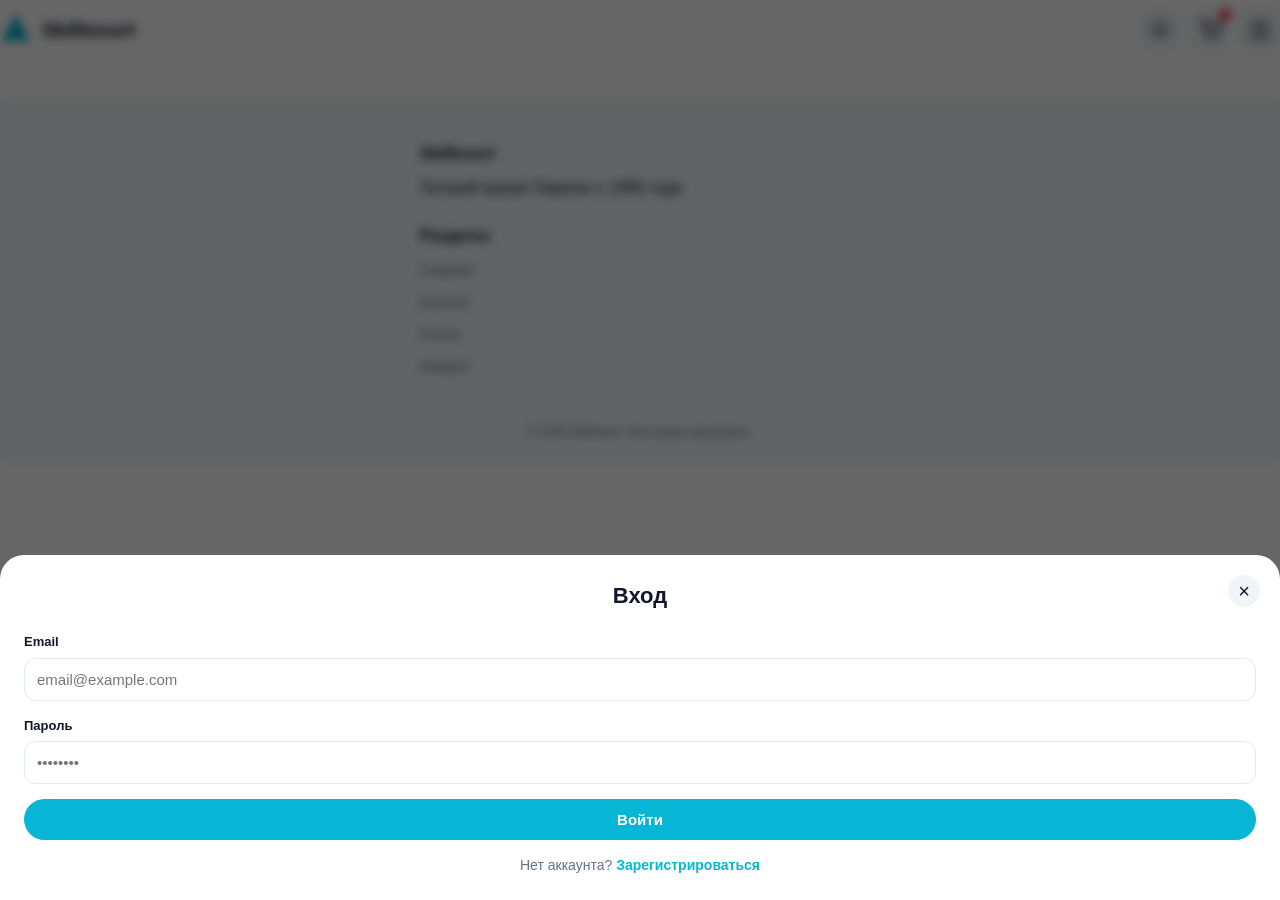
<file: assets/page/account.html>
<!DOCTYPE html>
<html lang="ru">
<head>
    <meta charset="UTF-8">
    <meta name="viewport" content="width=device-width, initial-scale=1.0">
    <title>SkiResort - Мой аккаунт</title>
    <link rel="stylesheet" href="../css/style.css">
</head>
<body>

    <!-- Шапка -->
    <header class="header">
        <div class="header__container">
            <a href="../../index.html" class="header__logo">
                <svg class="logo__icon" width="32" height="32" viewBox="0 0 32 32" fill="none">
                    <path d="M16 2L4 26H28L16 2Z" fill="url(#gradient)" stroke="url(#gradient)" stroke-width="2" />
                    <defs>
                        <linearGradient id="gradient" x1="4" y1="2" x2="28" y2="26">
                            <stop stop-color="#06b6d4" />
                            <stop offset="1" stop-color="#3b82f6" />
                        </linearGradient>
                    </defs>
                </svg>
                <span class="logo__text">SkiResort</span>
            </a>
            <div class="header__actions">
                <button class="header__icon theme-toggle" id="themeToggle">
                    <svg class="icon-sun" width="22" height="22" viewBox="0 0 24 24" fill="none" stroke="currentColor" stroke-width="2">
                        <circle cx="12" cy="12" r="5" />
                        <path d="M12 1v2M12 21v2M4.22 4.22l1.42 1.42M18.36 18.36l1.42 1.42M1 12h2M21 12h2M4.22 19.78l1.42-1.42M18.36 5.64l1.42-1.42" />
                    </svg>
                    <svg class="icon-moon hidden" width="22" height="22" viewBox="0 0 24 24" fill="none" stroke="currentColor" stroke-width="2">
                        <path d="M21 12.79A9 9 0 1 1 11.21 3 7 7 0 0 0 21 12.79z" />
                    </svg>
                </button>
                <button class="header__icon cart-icon" id="cartIcon">
                    <svg width="22" height="22" viewBox="0 0 24 24" fill="none" stroke="currentColor" stroke-width="2">
                        <circle cx="9" cy="21" r="1" />
                        <circle cx="20" cy="21" r="1" />
                        <path d="M1 1h4l2.68 13.39a2 2 0 0 0 2 1.61h9.72a2 2 0 0 0 2-1.61L23 6H6" />
                    </svg>
                    <span class="cart-icon__count" id="cartCount">0</span>
                </button>
                <button class="burger-menu" id="burgerMenu">
                    <span class="burger-line"></span>
                    <span class="burger-line"></span>
                    <span class="burger-line"></span>
                </button>
            </div>
        </div>
        <nav class="nav" id="navMenu">
            <ul class="nav__list">
                <li class="nav__item"><a href="../../index.html" class="nav__link">Главная</a></li>
                <li class="nav__item"><a href="catalog.html" class="nav__link">Каталог</a></li>
                <li class="nav__item"><a href="hotels.html" class="nav__link">Отели</a></li>
                <li class="nav__item"><a href="account.html" class="nav__link nav__link--active">Аккаунт</a></li>
            </ul>
        </nav>
    </header>

    <main>
        <!-- Профиль пользователя -->
        <section class="section" id="profileContent">
            <div class="container">
                <h2 class="section__title">Мой аккаунт</h2>
                
                <!-- Карточка профиля -->
                <div class="card" style="margin-bottom: 24px; padding: 24px; background: var(--bg-card); border-radius: 16px; box-shadow: var(--shadow);">
                    <h2 id="userName" style="font-size: 24px; margin-bottom: 8px;">Пользователь</h2>
                    <p id="userPhone" style="color: var(--text-muted); margin-bottom: 16px;">📞 Телефон</p>
                    <p id="userEmail" style="color: var(--text-muted); font-size: 14px;">📧 Email</p>
                    <button id="logoutBtn" class="btn btn--danger" style="margin-top: 16px; width: 100%;">🚪 Выйти из аккаунта</button>
                </div>

                <!-- Статистика -->
                <div style="display: grid; grid-template-columns: repeat(2, 1fr); gap: 16px; margin-bottom: 24px;">
                    <div class="card" style="padding: 20px; background: var(--bg-secondary); border-radius: 16px; text-align: center;">
                        <div style="font-size: 36px; font-weight: 800; color: var(--primary); margin-bottom: 8px;" id="statOrders">0</div>
                        <div style="color: var(--text-muted); font-size: 14px;">📦 Заказов</div>
                    </div>
                    <div class="card" style="padding: 20px; background: var(--bg-secondary); border-radius: 16px; text-align: center;">
                        <div style="font-size: 36px; font-weight: 800; color: var(--primary); margin-bottom: 8px;" id="statBookings">0</div>
                        <div style="color: var(--text-muted); font-size: 14px;">🏨 Бронирований</div>
                    </div>
                </div>

                <!-- Переключатель табов -->
                <div style="display: flex; gap: 10px; margin-bottom: 20px; background: var(--bg-secondary); padding: 6px; border-radius: 16px;">
                    <button class="account-tab active" data-tab="orders" style="flex: 1; padding: 12px; border-radius: 12px; background: var(--bg-card); border: none; cursor: pointer; font-weight: 600; color: var(--text-main); transition: all 0.3s;">
                        📦 Мои заказы
                    </button>
                    <button class="account-tab" data-tab="bookings" style="flex: 1; padding: 12px; border-radius: 12px; background: transparent; border: none; cursor: pointer; font-weight: 600; color: var(--text-muted); transition: all 0.3s;">
                        🏨 Бронирования
                    </button>
                </div>

                <!-- Секция: Заказы -->
                <div id="ordersSection">
                    <h3 style="margin-bottom: 16px; font-size: 18px;">История заказов</h3>
                    <div id="ordersList" class="history-list">
                        <!-- Заказы загружаются через JS -->
                    </div>
                </div>

                <!-- Секция: Бронирования -->
                <div id="bookingsSection" style="display: none;">
                    <h3 style="margin-bottom: 16px; font-size: 18px;">История бронирований</h3>
                    <div id="bookingsList" class="history-list">
                        <!-- Бронирования загружаются через JS -->
                    </div>
                </div>

            </div>
        </section>
    </main>

    <!-- Футер -->
    <footer class="footer">
        <div class="container">
            <div class="footer__grid">
                <div class="footer__column">
                    <h3 class="footer__title">SkiResort</h3>
                    <p class="footer__text">Лучший курорт Европы с 1995 года</p>
                </div>
                <div class="footer__column">
                    <h3 class="footer__title">Разделы</h3>
                    <ul class="footer__list">
                        <li><a href="../../index.html" class="footer__link">Главная</a></li>
                        <li><a href="./catalog.html" class="footer__link">Каталог</a></li>
                        <li><a href="./hotels.html" class="footer__link">Отели</a></li>
                        <li><a href="./account.html" class="footer__link">Аккаунт</a></li>
                    </ul>
                </div>
            </div>
            <div class="footer__bottom">
                <p class="footer__copyright">© 2026 SkiResort. Все права защищены.</p>
            </div>
        </div>
    </footer>

    <!-- Модальное окно: Корзина -->
    <div class="modal" id="cartModal">
        <div class="modal__overlay" id="cartModalOverlay"></div>
        <div class="modal__content modal__content--cart">
            <button class="modal__close" id="cartModalClose">×</button>
            <h2 class="modal__title">Корзина</h2>
            <div id="cartItems"></div>
            <div id="cartFooter" style="margin-top: 20px; padding-top: 20px; border-top: 2px solid var(--border);">
                <div style="display: flex; justify-content: space-between; margin-bottom: 20px; font-size: 18px; font-weight: 700;">
                    <span>Итого:</span>
                    <span id="cartTotalPrice">0 ₽</span>
                </div>
                <button id="checkoutBtn" class="btn btn--primary btn--full">Оформить заказ</button>
            </div>
        </div>
    </div>

    <!-- Модальное окно: Требуется авторизация -->
    <div class="modal" id="authRequiredModal">
        <div class="modal__overlay" id="authRequiredOverlay"></div>
        <div class="modal__content" style="text-align: center; padding: 40px 30px;">
            <button class="modal__close" id="authRequiredClose">×</button>
            <div style="font-size: 60px; margin-bottom: 20px;">🔒</div>
            <h3 style="font-size: 24px; font-weight: 800; margin-bottom: 12px; color: var(--text-main);">Требуется авторизация</h3>
            <p style="color: var(--text-muted); margin-bottom: 30px; font-size: 16px; line-height: 1.5;">
                Пожалуйста, войдите в аккаунт, чтобы оформить заказ.
            </p>
            <button class="btn btn--primary btn--full" id="goToLoginBtn" style="padding: 16px; font-size: 16px; border-radius: 50px;">
                Войти в аккаунт
            </button>
        </div>
    </div>

    <!-- Модальное окно: Вход -->
    <div class="modal" id="authModal">
        <div class="modal__overlay" id="authModalOverlay"></div>
        <div class="modal__content modal__content--auth">
            <button class="modal__close" id="authModalClose">×</button>
            <h2 class="modal__title">Вход</h2>

            <!-- Форма ВХОДА -->
            <form class="form" id="loginForm">
                <div class="form-group">
                    <label class="form-label">Email</label>
                    <input type="email" class="form-input" placeholder="email@example.com" required>
                </div>
                <div class="form-group">
                    <label class="form-label">Пароль</label>
                    <input type="password" class="form-input" placeholder="••••••••" required>
                </div>
                <button type="submit" class="btn btn--primary btn--full">Войти</button>
            </form>

            <!-- Форма РЕГИСТРАЦИИ (скрыта по умолчанию) -->
            <form class="form hidden" id="registerForm">
                <div class="form-group">
                    <label class="form-label">ФИО</label>
                    <input type="text" id="regName" class="form-input" placeholder="Иванов Иван Иванович" required>
                </div>
                <div class="form-group">
                    <label class="form-label">Телефон</label>
                    <input type="tel" id="regPhone" class="form-input" placeholder="+7 (999) 000-00-00" required>
                </div>
                <div class="form-group">
                    <label class="form-label">Email</label>
                    <input type="email" class="form-input" placeholder="email@example.com" required>
                </div>
                <div class="form-group">
                    <label class="form-label">Пароль</label>
                    <input type="password" class="form-input" placeholder="••••••••" required>
                </div>
                <button type="submit" class="btn btn--primary btn--full">Зарегистрироваться</button>
            </form>

            <!-- Ссылки переключения -->
            <p class="auth-form__switch">Нет аккаунта? <a href="#" id="showRegister" style="color: var(--primary); font-weight: 700;">Зарегистрироваться</a></p>
            <p class="auth-form__switch hidden">Есть аккаунт? <a href="#" id="showLogin" style="color: var(--primary); font-weight: 700;">Войти</a></p>
        </div>
    </div>

    <script src="../js/main.js"></script>
</body>
</html>
</file>
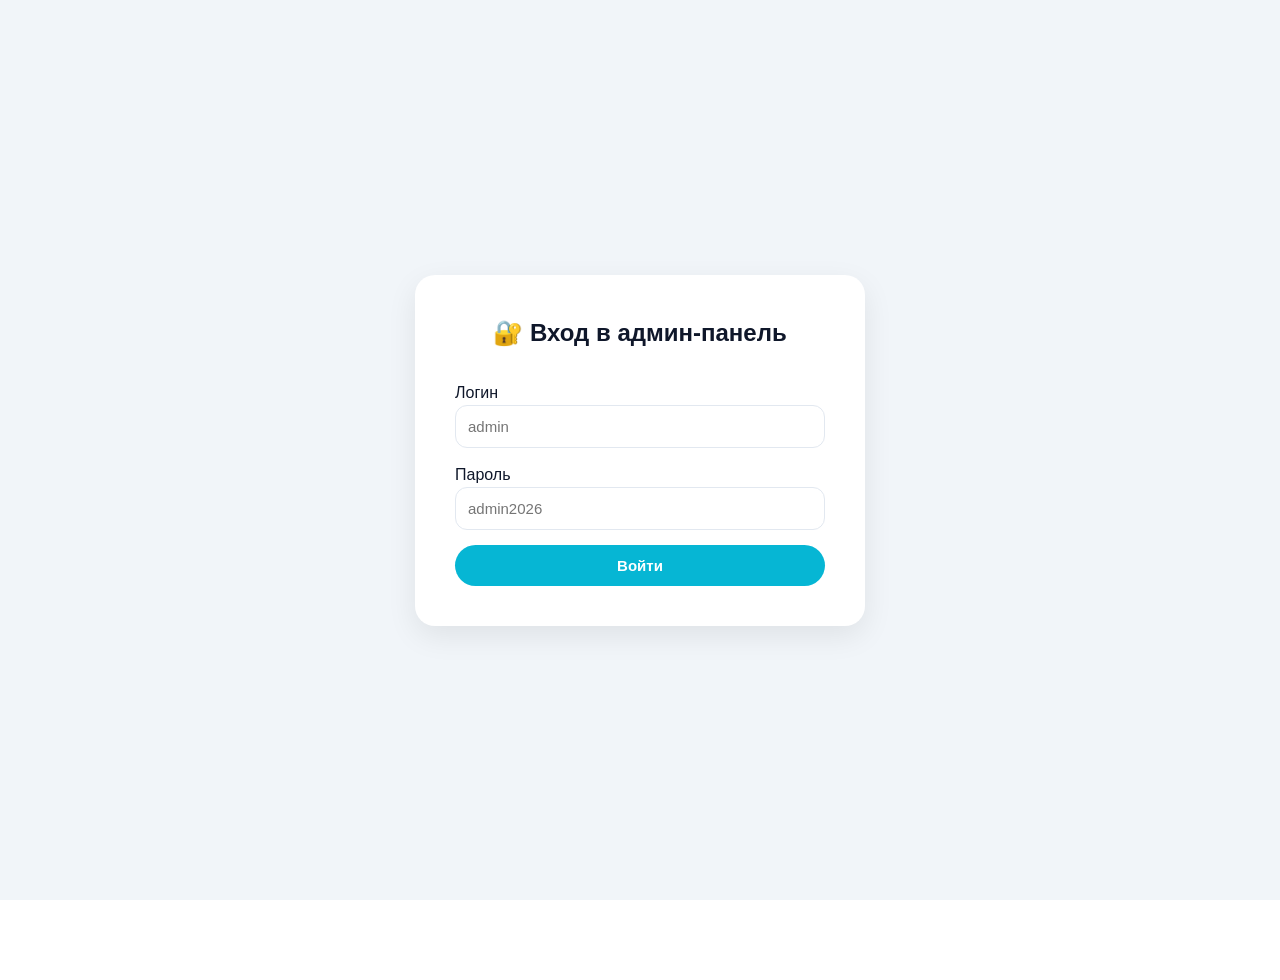
<file: assets/page/admin.html>
<!DOCTYPE html>
<html lang="ru">

<head>
    <meta charset="UTF-8">
    <meta name="viewport" content="width=device-width, initial-scale=1.0">
    <title>Админ-панель - SkiResort</title>
    <link rel="stylesheet" href="../css/style.css">
</head>

<body>

    <!-- 1. ЭКРАН ВХОДА -->
    <div id="adminLogin" class="admin-login-container">
        <div class="admin-login-box">
            <h2>🔐 Вход в админ-панель</h2>
            <form id="adminLoginForm">
                <div class="form-group">
                    <label>Логин</label>
                    <input type="text" id="adminUser" class="form-input" placeholder="admin" required
                        autocomplete="off">
                </div>
                <div class="form-group">
                    <label>Пароль</label>
                    <input type="password" id="adminPass" class="form-input" placeholder="admin2026" required>
                </div>
                <button type="submit" class="btn btn--primary btn--full">Войти</button>
                <p id="adminError" class="error-msg"></p>
            </form>
        </div>
    </div>

    <!-- 2. ПАНЕЛЬ УПРАВЛЕНИЯ (Скрыта до входа) -->
    <div id="adminPanel" class="admin-wrapper hidden">

        <!-- Шапка -->
        <header class="admin-header">
            <h1 class="admin-title">⚙️ Админ-панель</h1>
            <button id="adminLogout" class="btn btn--danger"> Выйти на главную</button>
        </header>

        <!-- Навигация (Табы) -->
        <nav class="admin-nav">
            <button data-tab="orders">📦 Заказы</button>
            <button data-tab="bookings">🏨 Бронирования</button>
            <button data-tab="products">🛍️ Товары</button>
            <button data-tab="hotels">🏨 Отели</button>
        </nav>

        <!-- Контент -->
        <main class="admin-content">
            <!-- Секция: Заказы (Карточки) -->
            <section id="tab-orders" class="admin-section">
                <h3>Заказы клиентов</h3>
                <div class="cards-grid" id="ordersGrid">
                    <!-- Карточки заказов загружаются через JS -->
                </div>
            </section>

            <!-- Секция: Бронирования (Карточки) -->
            <section id="tab-bookings" class="admin-section">
                <h3>Бронирования отелей</h3>
                <div class="cards-grid" id="bookingsGrid">
                    <!-- Карточки бронирований загружаются через JS -->
                </div>
            </section>

            <!-- Секция: Товары -->
            <section id="tab-products" class="admin-section">
                <div class="section-header">
                    <h3>Каталог товаров</h3>
                    <button class="btn--add" onclick="openProductModal()">+ Добавить товар</button>
                </div>
                <div class="cards-grid" id="productsGrid"></div>
            </section>

            <!-- Секция: Отели -->
            <section id="tab-hotels" class="admin-section">
                <div class="section-header">
                    <h3>Список отелей</h3>
                    <button class="btn--add" onclick="openHotelModal()">+ Добавить отель</button>
                </div>
                <div class="cards-grid" id="hotelsGrid"></div>
            </section>

        </main>
    </div>

    <!-- Подключение скрипта -->

    <!-- Модальное окно: Добавить/Редактировать товар -->
    <div id="productModal" class="modal-overlay hidden">
        <div class="modal-content">
            <h3 id="productModalTitle">Добавить товар</h3>
            <form id="productForm">
                <input type="hidden" id="editProductId">
                <div class="form-group">
                    <label>Название</label>
                    <input type="text" id="pTitle" class="form-input" required>
                </div>
                <div class="form-group">
                    <label>Цена (₽)</label>
                    <input type="number" id="pPrice" class="form-input" required>
                </div>
                <div class="form-group">
                    <label>Старая цена (₽)</label>
                    <input type="number" id="pOldPrice" class="form-input">
                </div>
                <div class="form-group">
                    <label>Описание</label>
                    <textarea id="pDesc" class="form-input" rows="3" required></textarea>
                </div>
                <div class="form-group">
                    <label>URL картинки</label>
                    <input type="text" id="pImg" class="form-input" placeholder="Любой путь к картинке" required>
                </div>
                <div class="form-group">
                    <label>Есть размеры?</label>
                    <select id="pHasSizes" class="form-input">
                        <option value="false">Нет</option>
                        <option value="true">Да</option>
                    </select>
                </div>
                <div class="modal-actions">
                    <button type="button" class="btn btn--secondary" onclick="closeProductModal()">Отмена</button>
                    <button type="submit" class="btn btn--primary">Сохранить</button>
                </div>
            </form>
        </div>
    </div>

    <!-- Модальное окно: Добавить/Редактировать отель -->
    <div id="hotelModal" class="modal-overlay hidden">
        <div class="modal-content">
            <h3 id="hotelModalTitle">Добавить отель</h3>
            <form id="hotelForm">
                <input type="hidden" id="editHotelId">
                <div class="form-group">
                    <label>Название</label>
                    <input type="text" id="hTitle" class="form-input" required>
                </div>
                <div class="form-group">
                    <label>Цена за ночь (₽)</label>
                    <input type="number" id="hPrice" class="form-input" required>
                </div>
                <div class="form-group">
                    <label>Старая цена (₽)</label>
                    <input type="number" id="hOldPrice" class="form-input">
                </div>
                <div class="form-group">
                    <label>Описание</label>
                    <textarea id="hDesc" class="form-input" rows="3" required></textarea>
                </div>
                <div class="form-group">
                    <label>URL картинки</label>
                    <input type="text" id="hImg" class="form-input" required>
                </div>
                <div class="modal-actions">
                    <button type="button" class="btn btn--secondary" onclick="closeHotelModal()">Отмена</button>
                    <button type="submit" class="btn btn--primary">Сохранить</button>
                </div>
            </form>
        </div>
    </div>
        <!-- Модальное окно: Требуется авторизация -->
    <div class="modal" id="authRequiredModal">
        <div class="modal__overlay" id="authRequiredOverlay"></div>
        <div class="modal__content modal__content--auth-required" style="text-align: center; padding: 40px 30px;">
            <button class="modal__close" id="authRequiredClose">×</button>
            <div style="font-size: 60px; margin-bottom: 20px;">🔒</div>
            <h3 style="font-size: 24px; font-weight: 800; margin-bottom: 12px; color: var(--text-main);">Требуется авторизация</h3>
            <p style="color: var(--text-muted); margin-bottom: 30px; font-size: 16px; line-height: 1.5;">
                Пожалуйста, войдите в аккаунт, чтобы оформить заказ.
            </p>
            <button class="btn btn--primary btn--full" id="goToLoginBtn" style="padding: 16px; font-size: 16px; border-radius: 50px;">
                Войти в аккаунт
            </button>
        </div>
    </div>
    <script src="../js/main.js"></script>
</body>

</html>
</file>
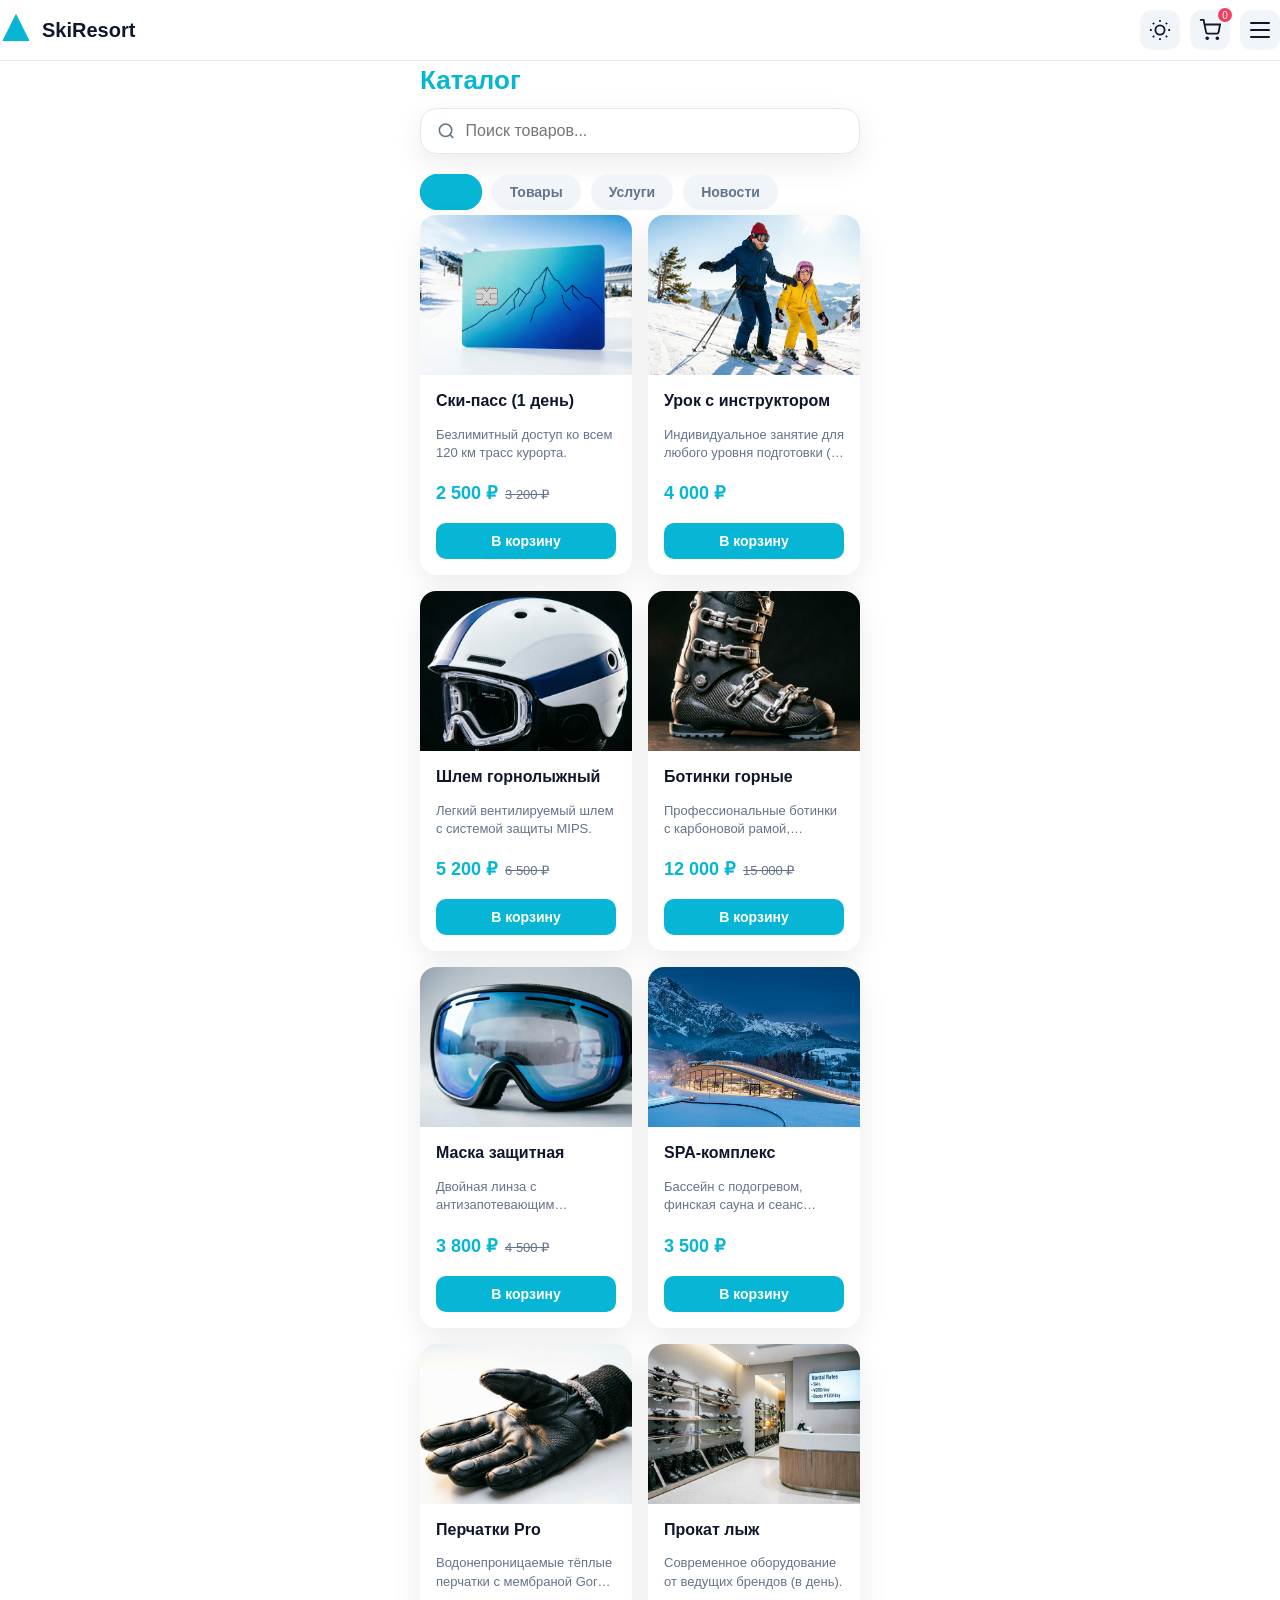
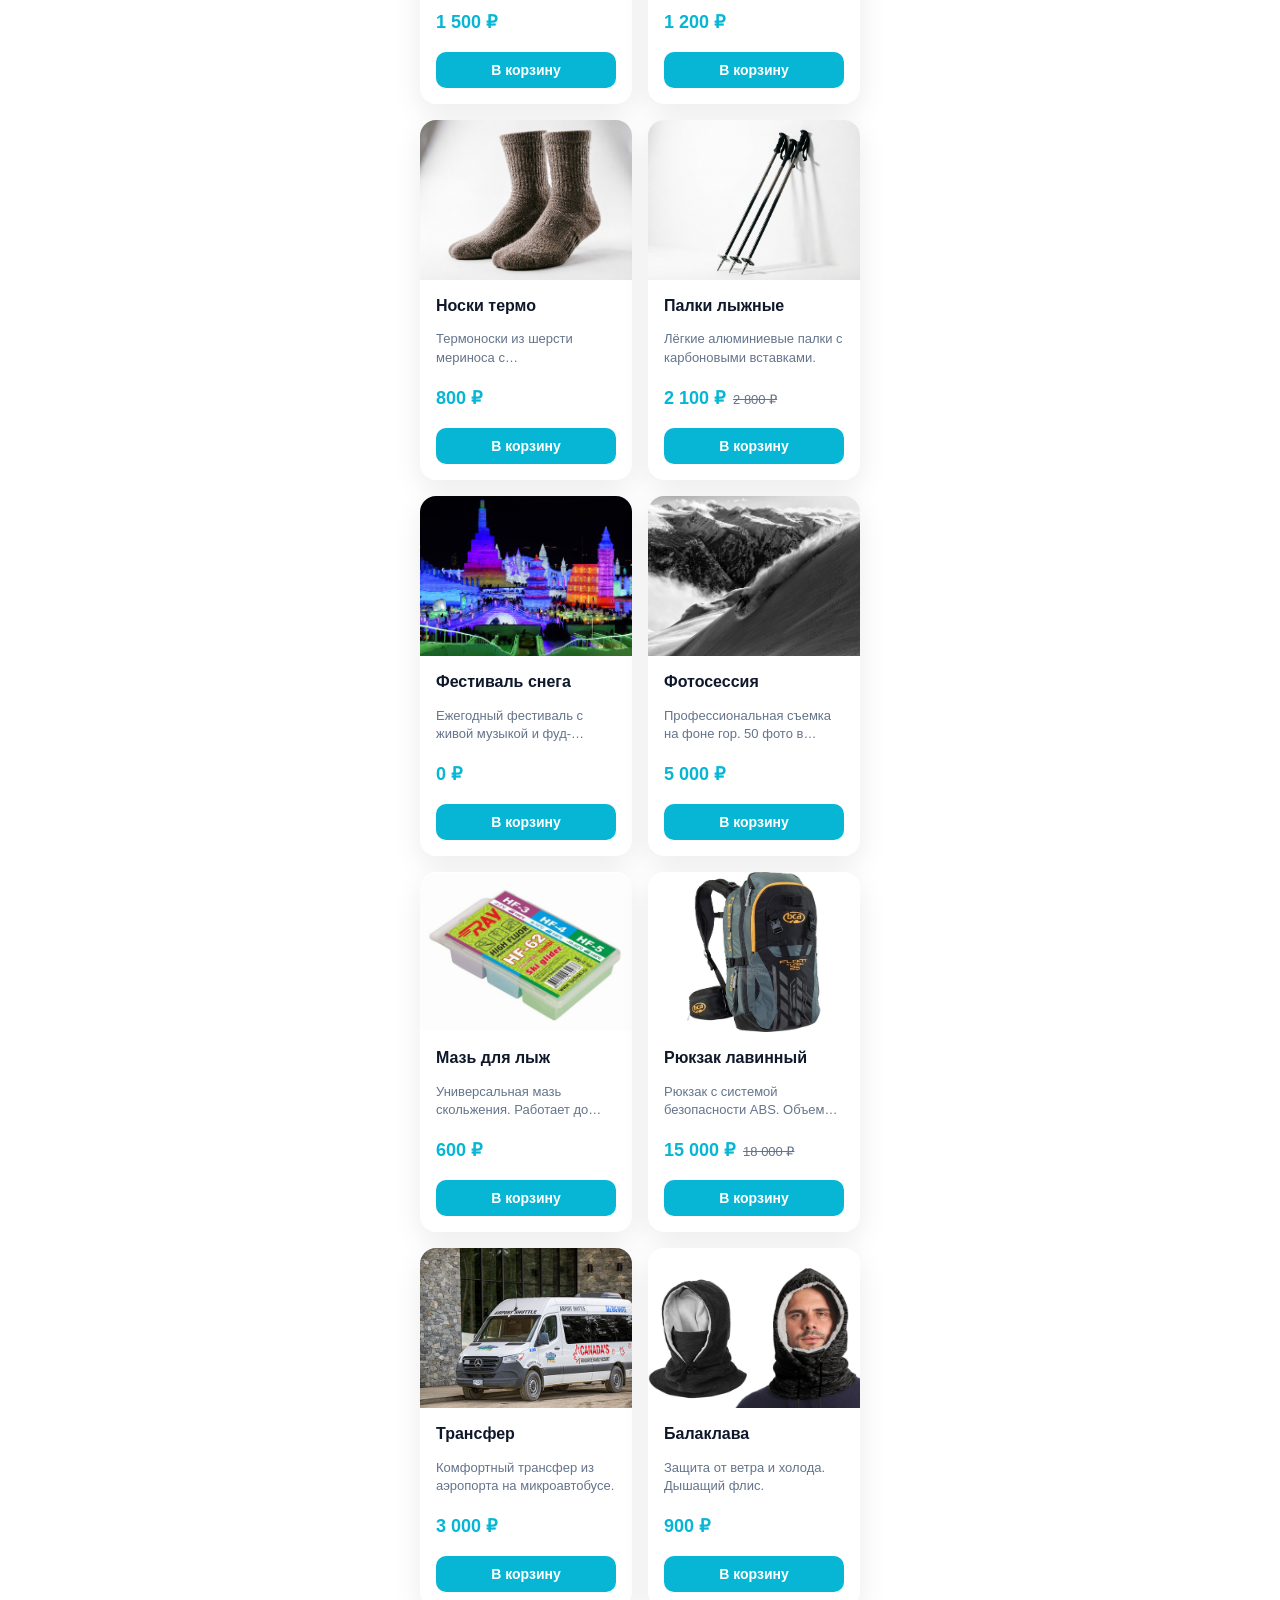
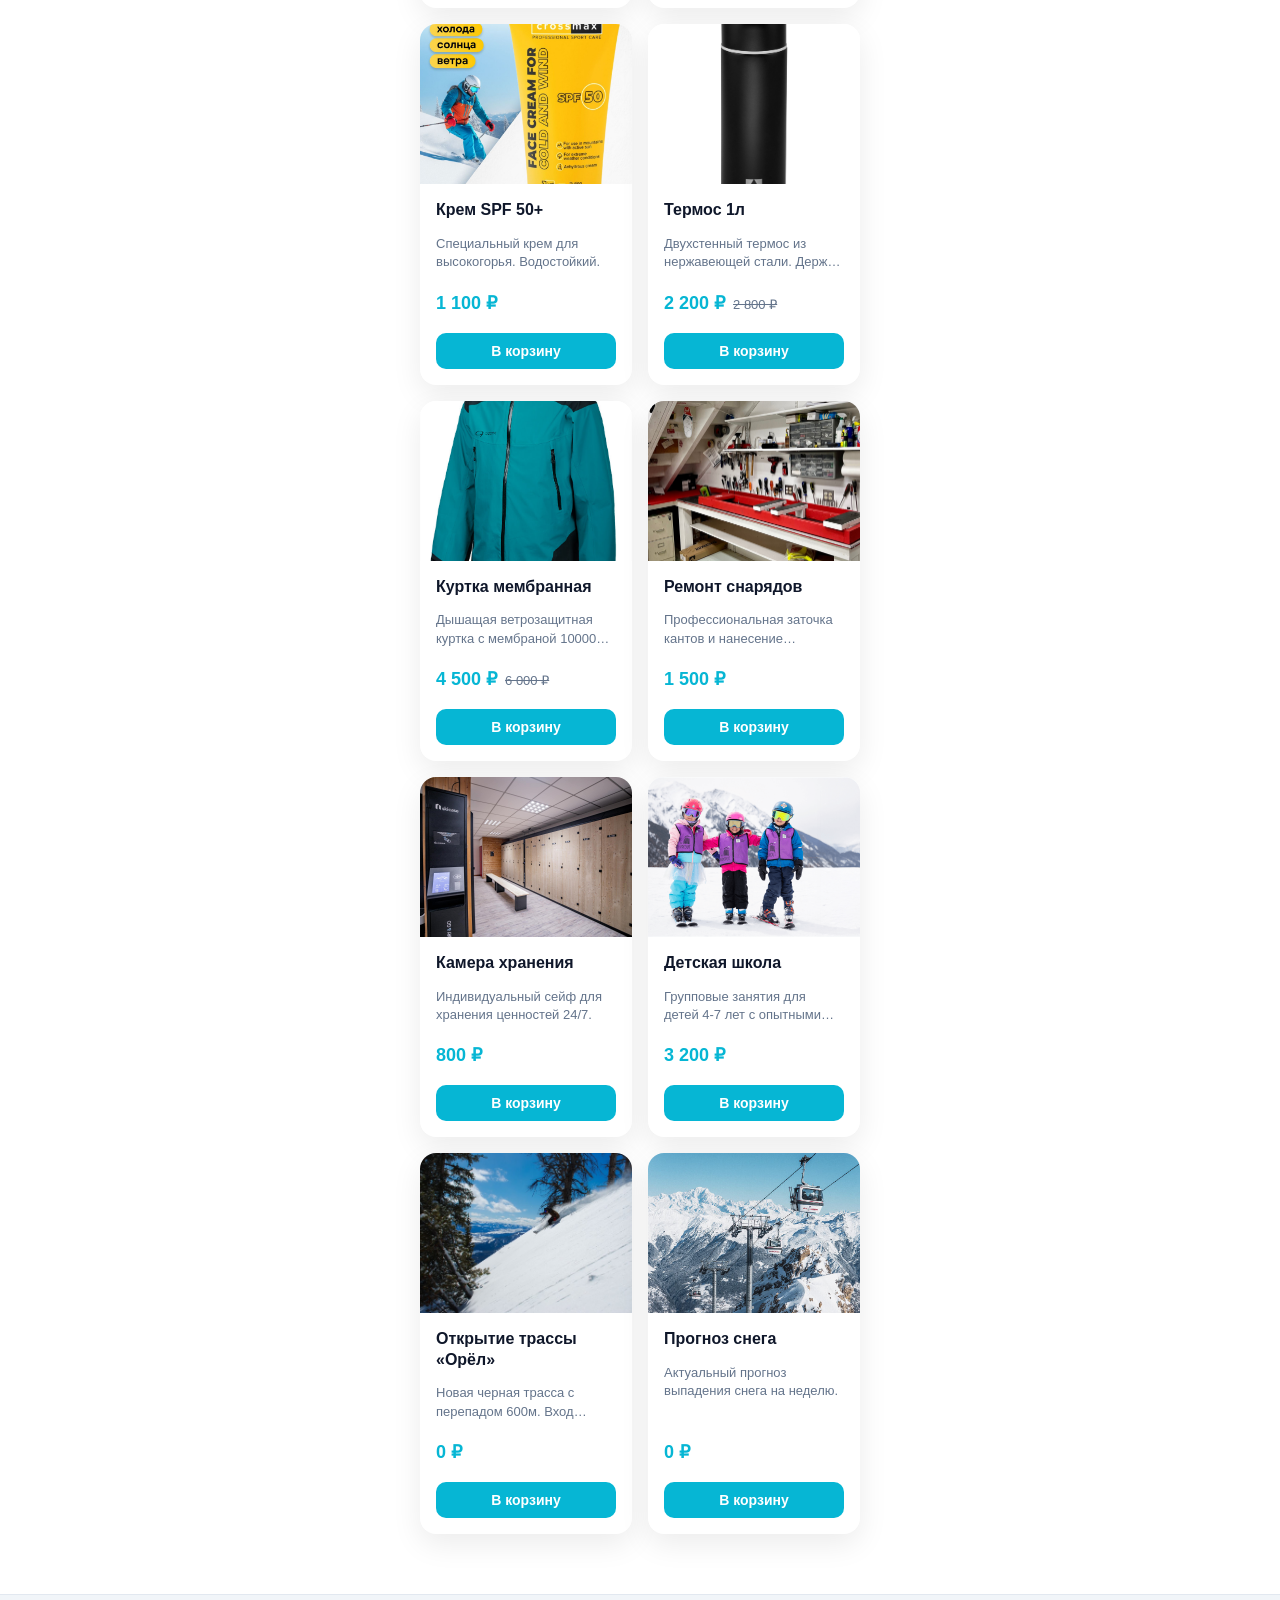
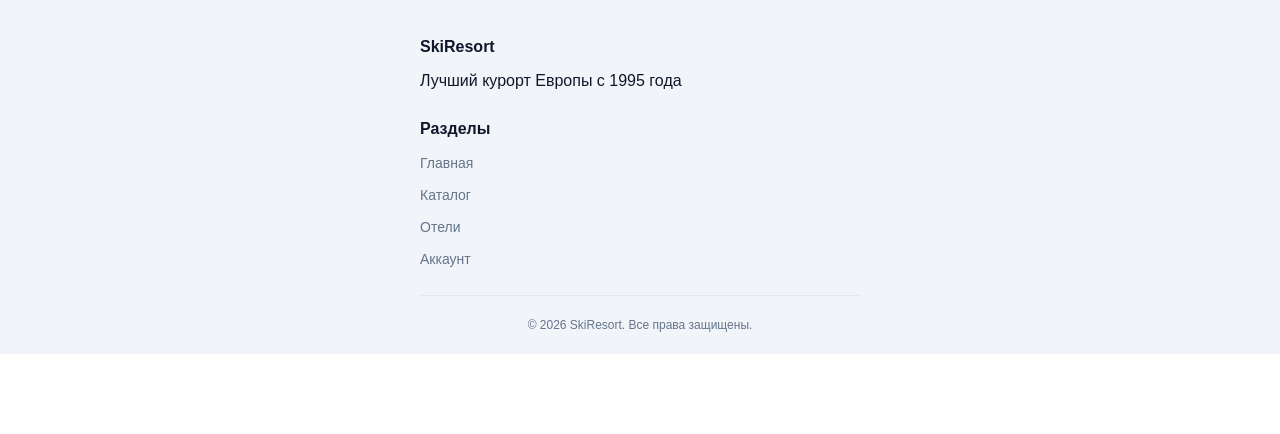
<file: assets/page/catalog.html>
<!DOCTYPE html>
<html lang="ru">
<head>
    <meta charset="UTF-8">
    <meta name="viewport" content="width=device-width, initial-scale=1.0">
    <title>SkiResort - Каталог</title>
    <link rel="stylesheet" href="../css/style.css">
</head>
<body>

    <!-- Шапка -->
    <header class="header">
        <div class="header__container">
            <a href="../../index.html" class="header__logo">
                <svg class="logo__icon" width="32" height="32" viewBox="0 0 32 32" fill="none">
                    <path d="M16 2L4 26H28L16 2Z" fill="url(#gradient)" stroke="url(#gradient)" stroke-width="2" />
                    <defs>
                        <linearGradient id="gradient" x1="4" y1="2" x2="28" y2="26">
                            <stop stop-color="#06b6d4" />
                            <stop offset="1" stop-color="#3b82f6" />
                        </linearGradient>
                    </defs>
                </svg>
                <span class="logo__text">SkiResort</span>
            </a>
            <div class="header__actions">
                <button class="header__icon theme-toggle" id="themeToggle">
                    <svg class="icon-sun" width="22" height="22" viewBox="0 0 24 24" fill="none" stroke="currentColor" stroke-width="2">
                        <circle cx="12" cy="12" r="5" />
                        <path d="M12 1v2M12 21v2M4.22 4.22l1.42 1.42M18.36 18.36l1.42 1.42M1 12h2M21 12h2M4.22 19.78l1.42-1.42M18.36 5.64l1.42-1.42" />
                    </svg>
                    <svg class="icon-moon hidden" width="22" height="22" viewBox="0 0 24 24" fill="none" stroke="currentColor" stroke-width="2">
                        <path d="M21 12.79A9 9 0 1 1 11.21 3 7 7 0 0 0 21 12.79z" />
                    </svg>
                </button>
                <button class="header__icon cart-icon" id="cartIcon">
                    <svg width="22" height="22" viewBox="0 0 24 24" fill="none" stroke="currentColor" stroke-width="2">
                        <circle cx="9" cy="21" r="1" />
                        <circle cx="20" cy="21" r="1" />
                        <path d="M1 1h4l2.68 13.39a2 2 0 0 0 2 1.61h9.72a2 2 0 0 0 2-1.61L23 6H6" />
                    </svg>
                    <span class="cart-icon__count" id="cartCount">0</span>
                </button>
                <button class="burger-menu" id="burgerMenu">
                    <span class="burger-line"></span>
                    <span class="burger-line"></span>
                    <span class="burger-line"></span>
                </button>
            </div>
        </div>
        <nav class="nav" id="navMenu">
            <ul class="nav__list">
                <li class="nav__item"><a href="../../index.html" class="nav__link">Главная</a></li>
                <li class="nav__item"><a href="./catalog.html" class="nav__link nav__link--active">Каталог</a></li>
                <li class="nav__item"><a href="./hotels.html" class="nav__link">Отели</a></li>
                <li class="nav__item"><a href="./account.html" class="nav__link">Аккаунт</a></li>
            </ul>
        </nav>
    </header>

            <main>
        <!-- Каталог -->
        <section class="catalog-controls section">
            <div class="container">
                <h2 class="section__title">Каталог</h2>
                
                <!-- Поиск -->
                <div class="search-bar">
                    <svg width="20" height="20" viewBox="0 0 24 24" fill="none" stroke="currentColor" stroke-width="2">
                        <circle cx="11" cy="11" r="8" />
                        <path d="M21 21l-4.35-4.35" />
                    </svg>
                    <input type="text" id="searchInput" placeholder="Поиск товаров...">
                </div>

                <!-- Фильтры -->
                <div class="filter-tabs">
                    <button class="filter-btn active" data-filter="all">Все</button>
                    <button class="filter-btn" data-filter="products">Товары</button>
                    <button class="filter-btn" data-filter="services">Услуги</button>
                    <button class="filter-btn" data-filter="news">Новости</button>
                </div>

                <!-- Сетка товаров (ПУСТАЯ - загружается через JS) -->
                <div class="product-grid" id="catalogGrid">
                    <!-- Товары загружаются через JavaScript -->
                </div>
            </div>
        </section>
    </main>


    <!-- Футер -->
    <footer class="footer">
        <div class="container">
            <div class="footer__grid">
                <div class="footer__column">
                    <h3 class="footer__title">SkiResort</h3>
                    <p class="footer__text">Лучший курорт Европы с 1995 года</p>
                </div>
                <div class="footer__column">
                    <h3 class="footer__title">Разделы</h3>
                    <ul class="footer__list">
                        <li><a href="../../index.html" class="footer__link">Главная</a></li>
                        <li><a href="./catalog.html" class="footer__link">Каталог</a></li>
                        <li><a href="./hotels.html" class="footer__link">Отели</a></li>
                        <li><a href="./account.html" class="footer__link">Аккаунт</a></li>
                    </ul>
                </div>
            </div>
            <div class="footer__bottom">
                <p class="footer__copyright">© 2026 SkiResort. Все права защищены.</p>
            </div>
        </div>
    </footer>

    <!-- Модальное окно: Корзина -->
    <div class="modal" id="cartModal">
        <div class="modal__overlay" id="cartModalOverlay"></div>
        <div class="modal__content modal__content--cart">
            <button class="modal__close" id="cartModalClose">×</button>
            <h2 class="modal__title">Корзина</h2>
            <div id="cartItems"></div>
            <div id="cartFooter" style="margin-top: 20px; padding-top: 20px; border-top: 2px solid var(--border);">
                <div style="display: flex; justify-content: space-between; margin-bottom: 20px; font-size: 18px; font-weight: 700;">
                    <span>Итого:</span>
                    <span id="cartTotalPrice">0 ₽</span>
                </div>
                <button id="checkoutBtn" class="btn btn--primary btn--full">Оформить заказ</button>
            </div>
        </div>
    </div>

    <!-- Модальное окно: Требуется авторизация -->
    <div class="modal" id="authRequiredModal">
        <div class="modal__overlay" id="authRequiredOverlay"></div>
        <div class="modal__content" style="text-align: center; padding: 40px 30px;">
            <button class="modal__close" id="authRequiredClose">×</button>
            <div style="font-size: 60px; margin-bottom: 20px;">🔒</div>
            <h3 style="font-size: 24px; font-weight: 800; margin-bottom: 12px; color: var(--text-main);">Требуется авторизация</h3>
            <p style="color: var(--text-muted); margin-bottom: 30px; font-size: 16px; line-height: 1.5;">
                Пожалуйста, войдите в аккаунт, чтобы оформить заказ.
            </p>
            <button class="btn btn--primary btn--full" id="goToLoginBtn" style="padding: 16px; font-size: 16px; border-radius: 50px;">
                Войти в аккаунт
            </button>
        </div>
    </div>

    <!-- Модальное окно: Вход -->
    <div class="modal" id="authModal">
        <div class="modal__overlay" id="authModalOverlay"></div>
        <div class="modal__content modal__content--auth">
            <button class="modal__close" id="authModalClose">×</button>
            <h2 class="modal__title">Вход</h2>
            <form class="form" id="loginForm">
                <div class="form-group">
                    <label class="form-label">Email</label>
                    <input type="email" class="form-input" placeholder="email@example.com" required>
                </div>
                <div class="form-group">
                    <label class="form-label">Пароль</label>
                    <input type="password" class="form-input" placeholder="••••••••" required>
                </div>
                <button type="submit" class="btn btn--primary btn--full">Войти</button>
            </form>
            <form class="form hidden" id="registerForm">
                <div class="form-group">
                    <label class="form-label">ФИО</label>
                    <input type="text" id="regName" class="form-input" placeholder="Иванов Иван Иванович" required>
                </div>
                <div class="form-group">
                    <label class="form-label">Телефон</label>
                    <input type="tel" id="regPhone" class="form-input" placeholder="+7 (999) 000-00-00" required>
                </div>
                <div class="form-group">
                    <label class="form-label">Email</label>
                    <input type="email" class="form-input" placeholder="email@example.com" required>
                </div>
                <div class="form-group">
                    <label class="form-label">Пароль</label>
                    <input type="password" class="form-input" placeholder="••••••••" required>
                </div>
                <button type="submit" class="btn btn--primary btn--full">Зарегистрироваться</button>
            </form>
            <p class="auth-form__switch">Нет аккаунта? <a href="#" id="showRegister" style="color: var(--primary); font-weight: 700;">Зарегистрироваться</a></p>
            <p class="auth-form__switch hidden">Есть аккаунт? <a href="#" id="showLogin" style="color: var(--primary); font-weight: 700;">Войти</a></p>
        </div>
    </div>

    <script src="../js/main.js"></script>
</body>
</html>
</file>
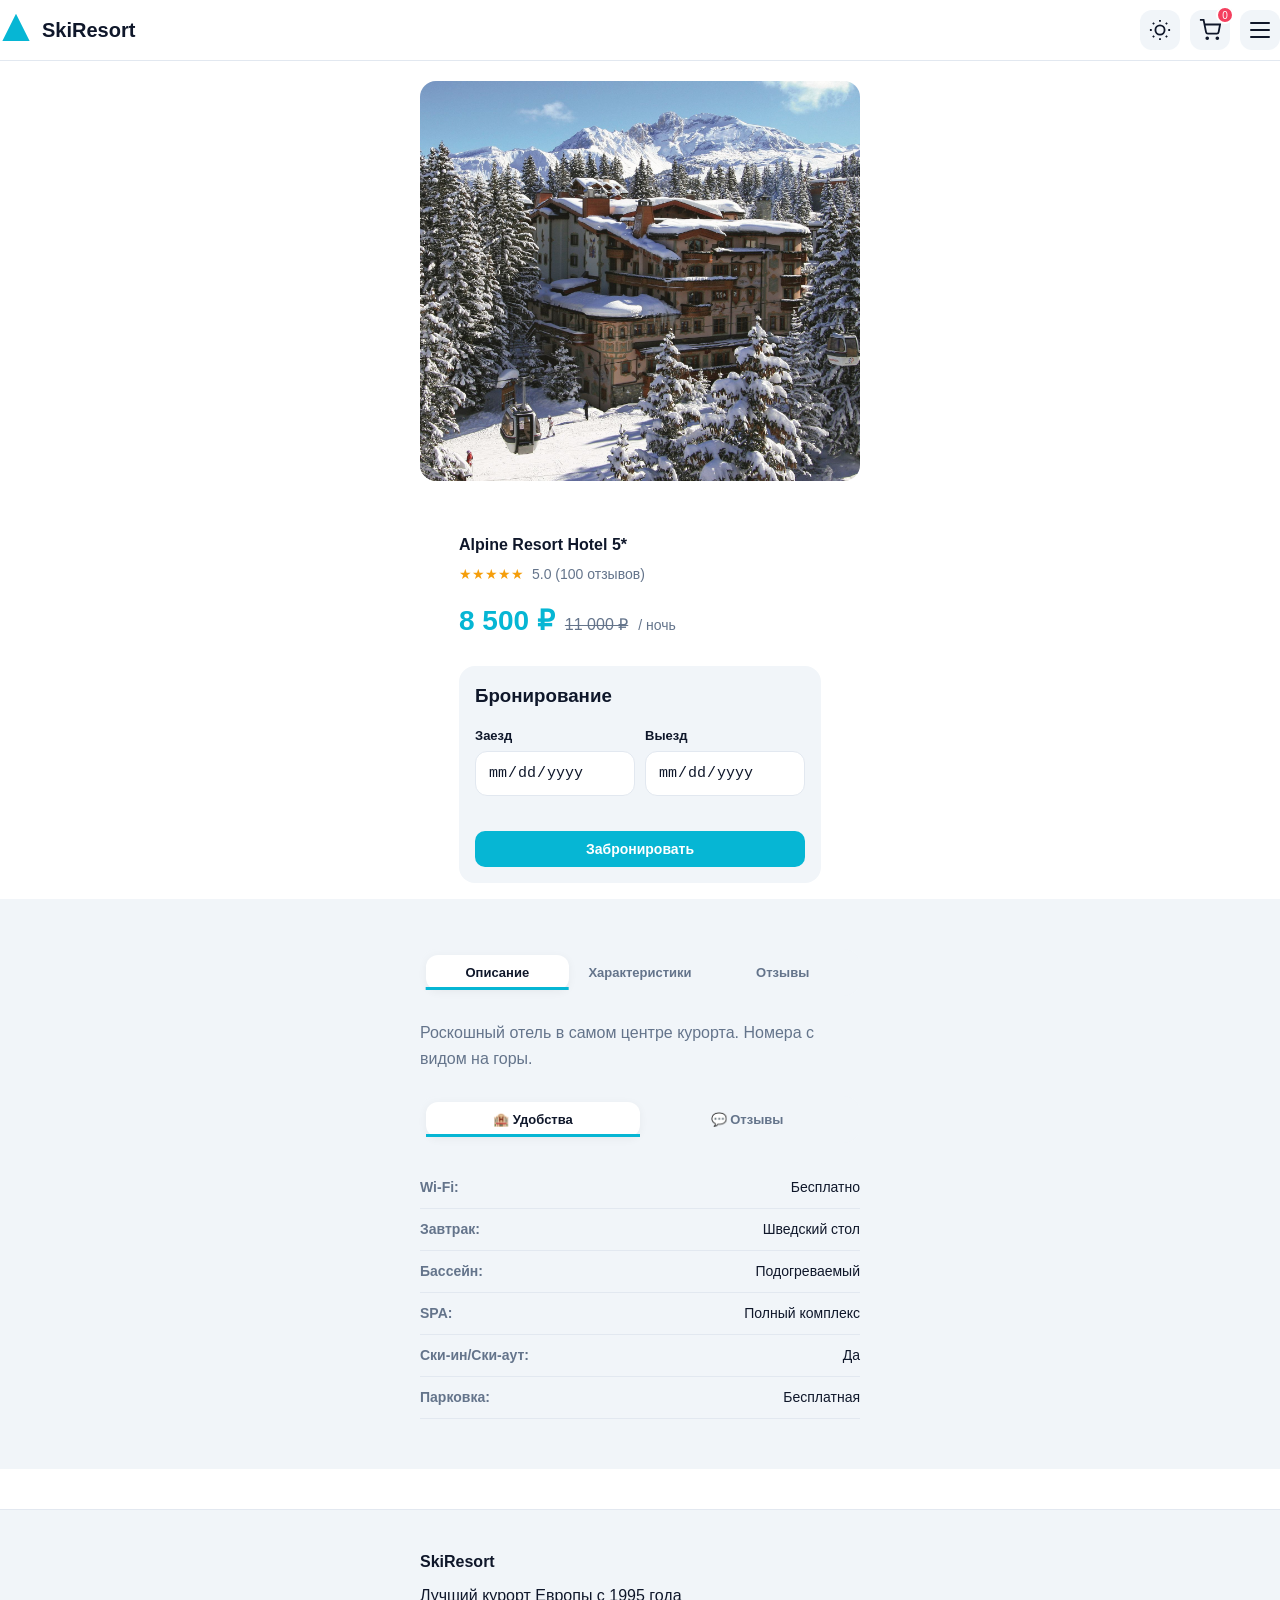
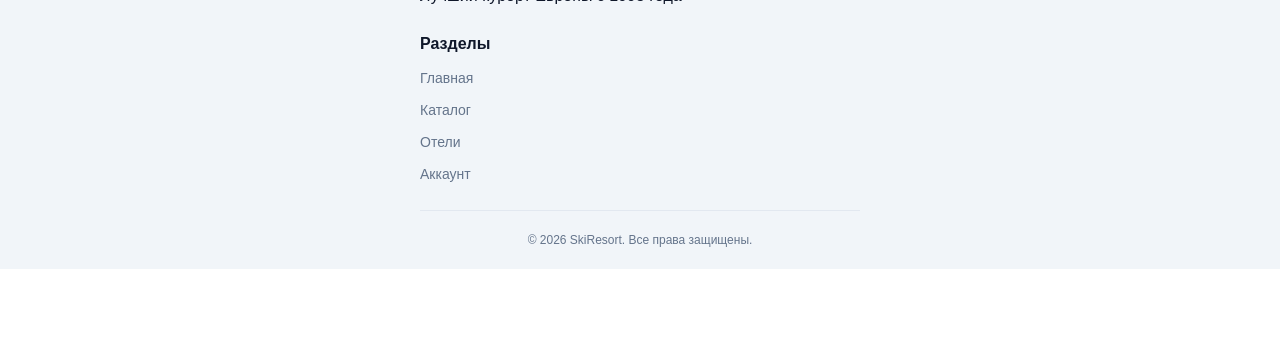
<file: assets/page/hotel-booking.html>
<!DOCTYPE html>
<html lang="ru">

<head>
    <meta charset="UTF-8">
    <meta name="viewport" content="width=device-width, initial-scale=1.0">
    <title>SkiResort - Бронирование отеля</title>
    <link rel="stylesheet" href="../css/style.css">
</head>

<body>
    <!-- Шапка -->
    <header class="header">
        <div class="header__container">
            <a href="../../index.html" class="header__logo">
                <svg class="logo__icon" width="32" height="32" viewBox="0 0 32 32" fill="none">
                    <path d="M16 2L4 26H28L16 2Z" fill="url(#gradient)" stroke="url(#gradient)" stroke-width="2" />
                    <defs>
                        <linearGradient id="gradient" x1="4" y1="2" x2="28" y2="26">
                            <stop stop-color="#06b6d4" />
                            <stop offset="1" stop-color="#3b82f6" />
                        </linearGradient>
                    </defs>
                </svg>
                <span class="logo__text">SkiResort</span>
            </a>
            <div class="header__actions">
                <button class="header__icon theme-toggle" id="themeToggle">
                    <svg class="icon-sun" width="22" height="22" viewBox="0 0 24 24" fill="none" stroke="currentColor" stroke-width="2">
                        <circle cx="12" cy="12" r="5" />
                        <path d="M12 1v2M12 21v2M4.22 4.22l1.42 1.42M18.36 18.36l1.42 1.42M1 12h2M21 12h2M4.22 19.78l1.42-1.42M18.36 5.64l1.42-1.42" />
                    </svg>
                    <svg class="icon-moon hidden" width="22" height="22" viewBox="0 0 24 24" fill="none" stroke="currentColor" stroke-width="2">
                        <path d="M21 12.79A9 9 0 1 1 11.21 3 7 7 0 0 0 21 12.79z" />
                    </svg>
                </button>
                <button class="header__icon cart-icon" id="cartIcon">
                    <svg width="22" height="22" viewBox="0 0 24 24" fill="none" stroke="currentColor" stroke-width="2">
                        <circle cx="9" cy="21" r="1" />
                        <circle cx="20" cy="21" r="1" />
                        <path d="M1 1h4l2.68 13.39a2 2 0 0 0 2 1.61h9.72a2 2 0 0 0 2-1.61L23 6H6" />
                    </svg>
                    <span class="cart-icon__count" id="cartCount">0</span>
                </button>
                <button class="burger-menu" id="burgerMenu">
                    <span class="burger-line"></span>
                    <span class="burger-line"></span>
                    <span class="burger-line"></span>
                </button>
            </div>
        </div>
        <nav class="nav" id="navMenu">
            <ul class="nav__list">
                <li class="nav__item"><a href="../../index.html" class="nav__link">Главная</a></li>
                <li class="nav__item"><a href="./catalog.html" class="nav__link nav__link--active">Каталог</a></li>
                <li class="nav__item"><a href="./hotels.html" class="nav__link">Отели</a></li>
                <li class="nav__item"><a href="./account.html" class="nav__link">Аккаунт</a></li>
            </ul>
        </nav>
    </header>

    <main>
        <!-- 1. Галерея отеля -->
        <section class="product-gallery section">
            <div class="container">
                <div class="gallery-slider" id="hotelGallery">
                    <div class="gallery-item"><img src="" alt="Фото отеля" id="hotelMainImg"></div>
                </div>
                
            </div>
        </section>

        <!-- 2. Информация об отеле -->
        <section class="product-info section" style="padding-top: 0;">
            <div class="container">
                <div class="product-header">
                    <h1 class="product-title" id="hotelTitle">Загрузка...</h1>
                    <div class="product-rating">
                        <span class="stars">★★★★★</span>
                        <span class="rating-text" id="hotelRatingText">5.0 (100 отзывов)</span>
                    </div>
                </div>

                <div class="product-price-block">
                    <span class="price" id="hotelPrice">0 ₽</span>
                    <span class="old-price" id="hotelOldPrice"></span>
                    <span style="font-size: 14px; color: var(--text-muted);">/ ночь</span>
                </div>

                <!-- Кнопка бронирования -->
                <div style="background: var(--bg-secondary); padding: 20px; border-radius: 16px; margin-top: 24px;">
                    <h3 style="margin-bottom: 16px;">Бронирование</h3>
                    <div class="dates-selector">
                        <div class="form-group">
                            <label class="form-label">Заезд</label>
                            <input type="date" id="checkIn" class="form-input" required>
                        </div>
                        <div class="form-group">
                            <label class="form-label">Выезд</label>
                            <input type="date" id="checkOut" class="form-input" required>
                        </div>
                    </div>
                    <button id="bookHotelBtn" class="btn btn--primary btn--full">Забронировать</button>
                </div>
            </div>
        </section>

        <!-- 3. Описание и Отзывы -->
        <section class="product-details section section--gray">
            <div class="container">
                <div class="tabs">
                    <div class="tabs__nav">
                        <button class="tabs__btn tabs__btn--active" data-tab="desc">Описание</button>
                        <button class="tabs__btn" data-tab="specs">Характеристики</button>
                        <button class="tabs__btn" data-tab="reviews">Отзывы</button>
                    </div>
                    <div class="tabs__content">
                        <div class="tabs__panel tabs__panel--active" data-panel="desc">
                             <!-- Описание -->
                <p id="hotelDesc" style="color: var(--text-muted); margin-bottom: 24px; line-height: 1.6;"></p>

                <!-- Табы: Удобства / Отзывы -->
                <div class="tabs__nav">
                    <button class="tabs__btn tabs__btn--active" data-tab="amenities">
                        🏨 Удобства
                    </button>
                    <button class="tabs__btn" data-tab="hotel-reviews">
                        💬 Отзывы
                    </button>
                </div>

                <div class="tabs__content">
                    <!-- Удобства (Характеристики) -->
                    <div class="tabs__panel tabs__panel--active" data-panel="amenities">
                        <ul class="specs-list" id="hotelSpecs">
                            <!-- Заполняется через JS -->
                        </ul>
                    </div>

                    <!-- Отзывы -->
                    <div class="tabs__panel" data-panel="hotel-reviews">
                        <div id="hotelReviewsList" class="reviews-list">
                            <!-- Заполняется через JS -->
                        </div>

                        <!-- Форма отзыва -->
                        <form id="hotelReviewForm" class="add-review-form" style="margin-top: 20px;">
                            <h4 style="margin-bottom: 16px; font-size: 16px;">Оставить отзыв об отеле</h4>
                            <div class="form-group">
                                <label class="form-label">Ваше имя</label>
                                <input type="text" id="hotelReviewName" class="form-input" placeholder="Иван Иванов" required>
                            </div>
                            <div class="form-group">
                                <label class="form-label">Оценка</label>
                                <div class="star-rating">
                                    <span class="star" data-value="1">★</span>
                                    <span class="star" data-value="2">★</span>
                                    <span class="star" data-value="3">★</span>
                                    <span class="star" data-value="4">★</span>
                                    <span class="star" data-value="5">★</span>
                                </div>
                                <input type="hidden" id="hotelReviewRating" value="5">
                            </div>
                            <div class="form-group">
                                <label class="form-label">Отзыв</label>
                                <textarea id="hotelReviewText" class="form-input" rows="4" placeholder="Расскажите о вашем проживании..." required></textarea>
                            </div>
                            <button type="submit" class="btn btn--primary btn--full">Отправить отзыв</button>
                        </form>
                    </div>
                </div>
                    </div>
                </div>
            </div>
        </section>
    </main>

    <!-- Футер -->
    <footer class="footer">
        <div class="container">
            <div class="footer__grid">
                <div class="footer__column">
                    <h3 class="footer__title">SkiResort</h3>
                    <p class="footer__text">Лучший курорт Европы с 1995 года</p>
                </div>
                <div class="footer__column">
                    <h3 class="footer__title">Разделы</h3>
                    <ul class="footer__list">
                        <li><a href="./index.html" class="footer__link">Главная</a></li>
                        <li><a href="./catalog.html" class="footer__link">Каталог</a></li>
                        <li><a href="./hotels.html" class="footer__link">Отели</a></li>
                        <li><a href="./account.html" class="footer__link">Аккаунт</a></li>
                    </ul>
                </div>
            </div>
            <div class="footer__bottom">
                <p class="footer__copyright">© 2026 SkiResort. Все права защищены.</p>
            </div>
        </div>
    </footer>

    <!-- Модальное окно: Корзина -->
    <div class="modal" id="cartModal">
        <div class="modal__overlay" id="cartModalOverlay"></div>
        <div class="modal__content modal__content--cart">
            <button class="modal__close" id="cartModalClose">×</button>
            <h2 class="modal__title">Корзина</h2>
            <div class="cart-items" id="cartItems"></div>
            <div class="cart-footer" id="cartFooter" style="display:none;">
                <div class="cart-total"><span>Итого:</span><span id="cartTotalPrice">0 ₽</span></div>
                <button class="btn btn--primary btn--full" id="checkoutBtn">Оформить заказ</button>
            </div>
        </div>
    </div>

        <!-- Модальное окно: Вход -->
    <div class="modal" id="authModal">
        <div class="modal__overlay" id="authModalOverlay"></div>
        <div class="modal__content modal__content--auth">
            <button class="modal__close" id="authModalClose">×</button>
            <h2 class="modal__title">Вход</h2>

            <!-- Форма ВХОДА -->
            <form class="form" id="loginForm">
                <div class="form-group">
                    <label class="form-label">Email</label>
                    <input type="email" class="form-input" placeholder="email@example.com" required>
                </div>
                <div class="form-group">
                    <label class="form-label">Пароль</label>
                    <input type="password" class="form-input" placeholder="••••••••" required>
                </div>
                <button type="submit" class="btn btn--primary btn--full">Войти</button>
            </form>

            <!-- Форма РЕГИСТРАЦИИ (скрыта по умолчанию) -->
            <form class="form hidden" id="registerForm">
                <div class="form-group">
                    <label class="form-label">ФИО</label>
                    <input type="text" id="regName" class="form-input" placeholder="Иванов Иван Иванович" required>
                </div>
                <div class="form-group">
                    <label class="form-label">Телефон</label>
                    <input type="tel" id="regPhone" class="form-input" placeholder="+7 (999) 000-00-00" required>
                </div>
                <div class="form-group">
                    <label class="form-label">Email</label>
                    <input type="email" class="form-input" placeholder="email@example.com" required>
                </div>
                <div class="form-group">
                    <label class="form-label">Пароль</label>
                    <input type="password" class="form-input" placeholder="••••••••" required>
                </div>
                <button type="submit" class="btn btn--primary btn--full">Зарегистрироваться</button>
            </form>

            <!-- Ссылки переключения -->
            <p class="auth-form__switch">Нет аккаунта? <a href="#" id="showRegister" style="color: var(--primary); font-weight: 700;">Зарегистрироваться</a></p>
            <p class="auth-form__switch hidden">Есть аккаунт? <a href="#" id="showLogin" style="color: var(--primary); font-weight: 700;">Войти</a></p>
        </div>
    </div>

    <!-- Модальное окно: Требуется авторизация -->
    <div class="modal" id="authRequiredModal">
        <div class="modal__overlay" id="authRequiredOverlay"></div>
        <div class="modal__content modal__content--cart" style="text-align: center; padding: 30px;">
            <button class="modal__close" id="authRequiredClose">×</button>
            <div style="font-size: 50px; margin-bottom: 15px;">🔒</div>
            <h3 class="modal__title" style="margin-bottom: 10px;">Требуется авторизация</h3>
            <p style="color: var(--text-muted); margin-bottom: 25px; font-size: 15px;">
                Пожалуйста, войдите в аккаунт, чтобы оформить заказ.
            </p>
            <button class="btn btn--primary btn--full" id="goToLoginBtn">Войти в аккаунт</button>
        </div>
    </div>

    <script src="../js/main.js"></script>
</body>

</html>
</file>
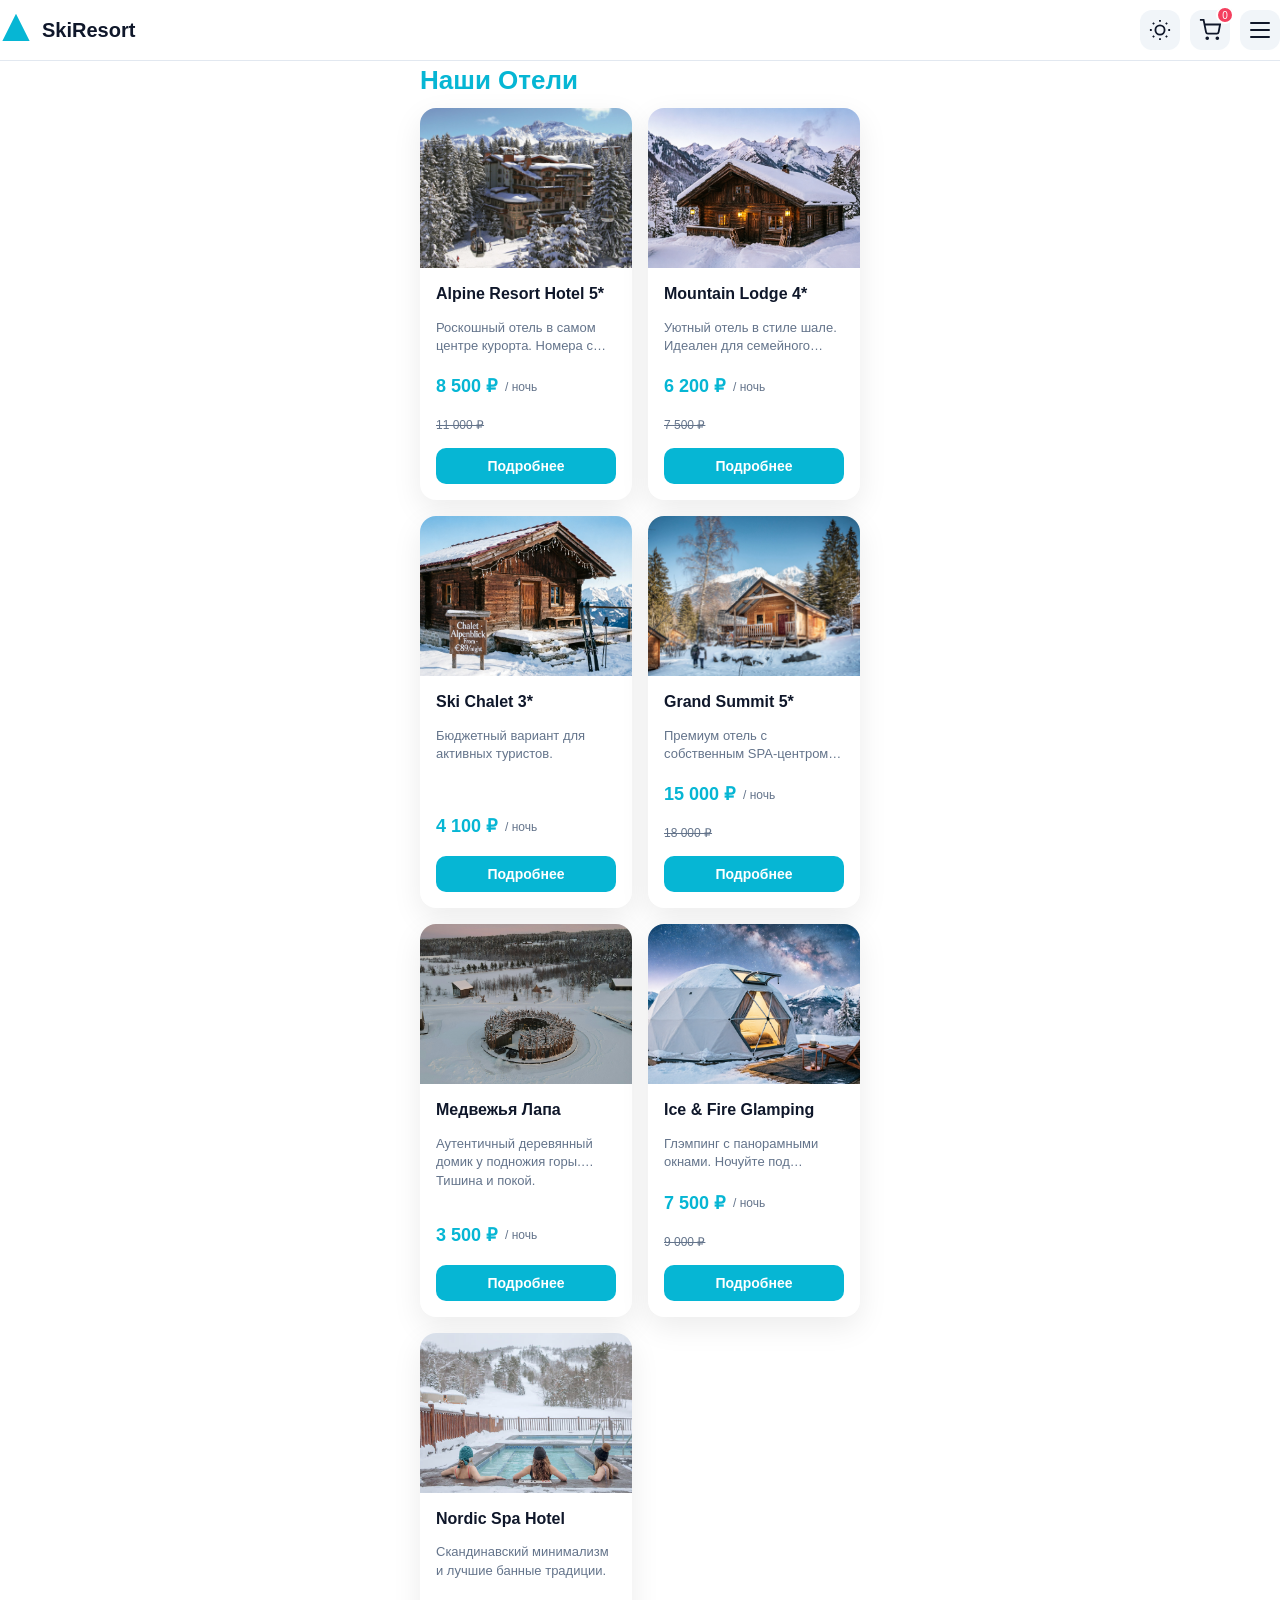
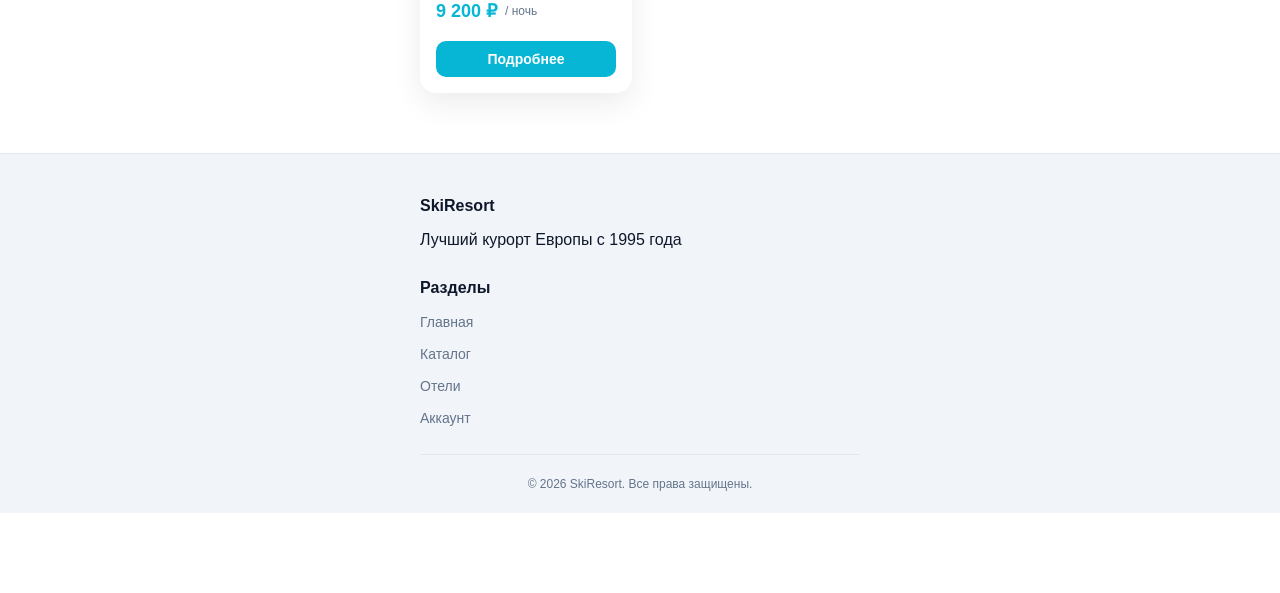
<file: assets/page/hotels.html>
<!DOCTYPE html>
<html lang="ru">

<head>
    <meta charset="UTF-8">
    <meta name="viewport" content="width=device-width, initial-scale=1.0">
    <title>SkiResort - Отели</title>
    <link rel="stylesheet" href="../css/style.css">
</head>

<body>
    <header class="header">
        <div class="header__container">
            <a href="../../index.html" class="header__logo">
                <svg class="logo__icon" width="32" height="32" viewBox="0 0 32 32" fill="none">
                    <path d="M16 2L4 26H28L16 2Z" fill="url(#gradient)" stroke="url(#gradient)" stroke-width="2" />
                    <defs>
                        <linearGradient id="gradient" x1="4" y1="2" x2="28" y2="26">
                            <stop stop-color="#06b6d4" />
                            <stop offset="1" stop-color="#3b82f6" />
                        </linearGradient>
                    </defs>
                </svg>
                <span class="logo__text">SkiResort</span>
            </a>
            <div class="header__actions">
                <button class="header__icon theme-toggle" id="themeToggle">
                    <svg class="icon-sun" width="22" height="22" viewBox="0 0 24 24" fill="none" stroke="currentColor" stroke-width="2">
                        <circle cx="12" cy="12" r="5" />
                        <path d="M12 1v2M12 21v2M4.22 4.22l1.42 1.42M18.36 18.36l1.42 1.42M1 12h2M21 12h2M4.22 19.78l1.42-1.42M18.36 5.64l1.42-1.42" />
                    </svg>
                    <svg class="icon-moon hidden" width="22" height="22" viewBox="0 0 24 24" fill="none" stroke="currentColor" stroke-width="2">
                        <path d="M21 12.79A9 9 0 1 1 11.21 3 7 7 0 0 0 21 12.79z" />
                    </svg>
                </button>
                <button class="header__icon cart-icon" id="cartIcon">
                    <svg width="22" height="22" viewBox="0 0 24 24" fill="none" stroke="currentColor" stroke-width="2">
                        <circle cx="9" cy="21" r="1" />
                        <circle cx="20" cy="21" r="1" />
                        <path d="M1 1h4l2.68 13.39a2 2 0 0 0 2 1.61h9.72a2 2 0 0 0 2-1.61L23 6H6" />
                    </svg>
                    <span class="cart-icon__count" id="cartCount">0</span>
                </button>
                <button class="burger-menu" id="burgerMenu">
                    <span class="burger-line"></span>
                    <span class="burger-line"></span>
                    <span class="burger-line"></span>
                </button>
            </div>
        </div>
        <nav class="nav" id="navMenu">
            <ul class="nav__list">
                <li class="nav__item"><a href="../../index.html" class="nav__link">Главная</a></li>
                <li class="nav__item"><a href="./catalog.html" class="nav__link nav__link--active">Каталог</a></li>
                <li class="nav__item"><a href="./hotels.html" class="nav__link">Отели</a></li>
                <li class="nav__item"><a href="./account.html" class="nav__link">Аккаунт</a></li>
            </ul>
        </nav>
    </header>
    <main>
        <!-- 2. Список отелей -->
        <section class="catalog-controls">
            <div class="container">
                <h2 class="section__title">Наши Отели</h2>
                <!-- Сетка отелей (динамическая) -->
                <div class="product-grid" id="hotelsGrid">
                    <!-- Отели загружаются через JS -->
                </div>
            </div>
        </section>
    </main>

    <footer class="footer">
        <div class="container">
            <div class="footer__grid">
                <div class="footer__column">
                    <h3 class="footer__title">SkiResort</h3>
                    <p class="footer__text">Лучший курорт Европы с 1995 года</p>
                </div>
                <div class="footer__column">
                    <h3 class="footer__title">Разделы</h3>
                    <ul class="footer__list">
                        <li><a href="./index.html" class="footer__link">Главная</a></li>
                        <li><a href="./catalog.html" class="footer__link">Каталог</a></li>
                        <li><a href="./hotels.html" class="footer__link">Отели</a></li>
                        <li><a href="./account.html" class="footer__link">Аккаунт</a></li>
                    </ul>
                </div>
            </div>
            <div class="footer__bottom">
                <p class="footer__copyright">© 2026 SkiResort. Все права защищены.</p>
            </div>
        </div>
    </footer>
    <!-- Модальное окно: Вход -->
    <div class="modal" id="authModal">
        <div class="modal__overlay" id="authModalOverlay"></div>
        <div class="modal__content modal__content--auth">
            <button class="modal__close" id="authModalClose">×</button>
            <h2 class="modal__title">Вход</h2>

            <!-- Форма ВХОДА -->
            <form class="form" id="loginForm">
                <div class="form-group">
                    <label class="form-label">Email</label>
                    <input type="email" class="form-input" placeholder="email@example.com" required>
                </div>
                <div class="form-group">
                    <label class="form-label">Пароль</label>
                    <input type="password" class="form-input" placeholder="••••••••" required>
                </div>
                <button type="submit" class="btn btn--primary btn--full">Войти</button>
            </form>

            <!-- Форма РЕГИСТРАЦИИ (скрыта по умолчанию) -->
            <form class="form hidden" id="registerForm">
                <div class="form-group">
                    <label class="form-label">ФИО</label>
                    <input type="text" id="regName" class="form-input" placeholder="Иванов Иван Иванович" required>
                </div>
                <div class="form-group">
                    <label class="form-label">Телефон</label>
                    <input type="tel" id="regPhone" class="form-input" placeholder="+7 (999) 000-00-00" required>
                </div>
                <div class="form-group">
                    <label class="form-label">Email</label>
                    <input type="email" class="form-input" placeholder="email@example.com" required>
                </div>
                <div class="form-group">
                    <label class="form-label">Пароль</label>
                    <input type="password" class="form-input" placeholder="••••••••" required>
                </div>
                <button type="submit" class="btn btn--primary btn--full">Зарегистрироваться</button>
            </form>

            <!-- Ссылки переключения -->
            <p class="auth-form__switch">Нет аккаунта? <a href="#" id="showRegister"
                    style="color: var(--primary); font-weight: 700;">Зарегистрироваться</a></p>
            <p class="auth-form__switch hidden">Есть аккаунт? <a href="#" id="showLogin"
                    style="color: var(--primary); font-weight: 700;">Войти</a></p>
        </div>
    </div>

    <!-- Модальное окно: Требуется авторизация -->
    <div class="modal" id="authRequiredModal">
        <div class="modal__overlay" id="authRequiredOverlay"></div>
        <div class="modal__content modal__content--cart" style="text-align: center; padding: 30px;">
            <button class="modal__close" id="authRequiredClose">×</button>
            <div style="font-size: 50px; margin-bottom: 15px;">🔒</div>
            <h3 class="modal__title" style="margin-bottom: 10px;">Требуется авторизация</h3>
            <p style="color: var(--text-muted); margin-bottom: 25px; font-size: 15px;">
                Пожалуйста, войдите в аккаунт, чтобы оформить заказ.
            </p>
            <button class="btn btn--primary btn--full" id="goToLoginBtn">Войти в аккаунт</button>
        </div>
    </div>
    <!-- Модальное окно: Корзина -->
    <div class="modal" id="cartModal">
        <div class="modal__overlay" id="cartModalOverlay"></div>
        <div class="modal__content modal__content--cart">
            <button class="modal__close" id="cartModalClose">×</button>
            <h2 class="modal__title">Корзина</h2>
            <div id="cartItems"></div>
            <div id="cartFooter" style="margin-top: 20px; padding-top: 20px; border-top: 2px solid var(--border);">
                <div
                    style="display: flex; justify-content: space-between; margin-bottom: 20px; font-size: 18px; font-weight: 700;">
                    <span>Итого:</span>
                    <span id="cartTotalPrice">0 ₽</span>
                </div>
                <button id="checkoutBtn" class="btn btn--primary btn--full">Оформить заказ</button>
            </div>
        </div>
    </div>

    <!-- Модальное окно: Требуется авторизация -->
    <div class="modal" id="authRequiredModal">
        <div class="modal__overlay" id="authRequiredOverlay"></div>
        <div class="modal__content" style="text-align: center; padding: 40px 30px;">
            <button class="modal__close" id="authRequiredClose">×</button>
            <div style="font-size: 60px; margin-bottom: 20px;">🔒</div>
            <h3 style="font-size: 24px; font-weight: 800; margin-bottom: 12px; color: var(--text-main);">Требуется
                авторизация</h3>
            <p style="color: var(--text-muted); margin-bottom: 30px; font-size: 16px; line-height: 1.5;">
                Пожалуйста, войдите в аккаунт, чтобы оформить заказ.
            </p>
            <button class="btn btn--primary btn--full" id="goToLoginBtn"
                style="padding: 16px; font-size: 16px; border-radius: 50px;">
                Войти в аккаунт
            </button>
        </div>
    </div>

    <!-- Модальное окно: Вход -->
    <div class="modal" id="authModal">
        <div class="modal__overlay" id="authModalOverlay"></div>
        <div class="modal__content modal__content--auth">
            <button class="modal__close" id="authModalClose">×</button>
            <h2 class="modal__title">Вход</h2>
            <form class="form" id="loginForm">
                <div class="form-group">
                    <label class="form-label">Email</label>
                    <input type="email" class="form-input" placeholder="email@example.com" required>
                </div>
                <div class="form-group">
                    <label class="form-label">Пароль</label>
                    <input type="password" class="form-input" placeholder="••••••••" required>
                </div>
                <button type="submit" class="btn btn--primary btn--full">Войти</button>
            </form>
            <form class="form hidden" id="registerForm">
                <div class="form-group">
                    <label class="form-label">ФИО</label>
                    <input type="text" id="regName" class="form-input" placeholder="Иванов Иван Иванович" required>
                </div>
                <div class="form-group">
                    <label class="form-label">Телефон</label>
                    <input type="tel" id="regPhone" class="form-input" placeholder="+7 (999) 000-00-00" required>
                </div>
                <div class="form-group">
                    <label class="form-label">Email</label>
                    <input type="email" class="form-input" placeholder="email@example.com" required>
                </div>
                <div class="form-group">
                    <label class="form-label">Пароль</label>
                    <input type="password" class="form-input" placeholder="••••••••" required>
                </div>
                <button type="submit" class="btn btn--primary btn--full">Зарегистрироваться</button>
            </form>
            <p class="auth-form__switch">Нет аккаунта? <a href="#" id="showRegister"
                    style="color: var(--primary); font-weight: 700;">Зарегистрироваться</a></p>
            <p class="auth-form__switch hidden">Есть аккаунт? <a href="#" id="showLogin"
                    style="color: var(--primary); font-weight: 700;">Войти</a></p>
        </div>
    </div>
    <script src="../js/main.js"></script>

</body>

</html>
</file>
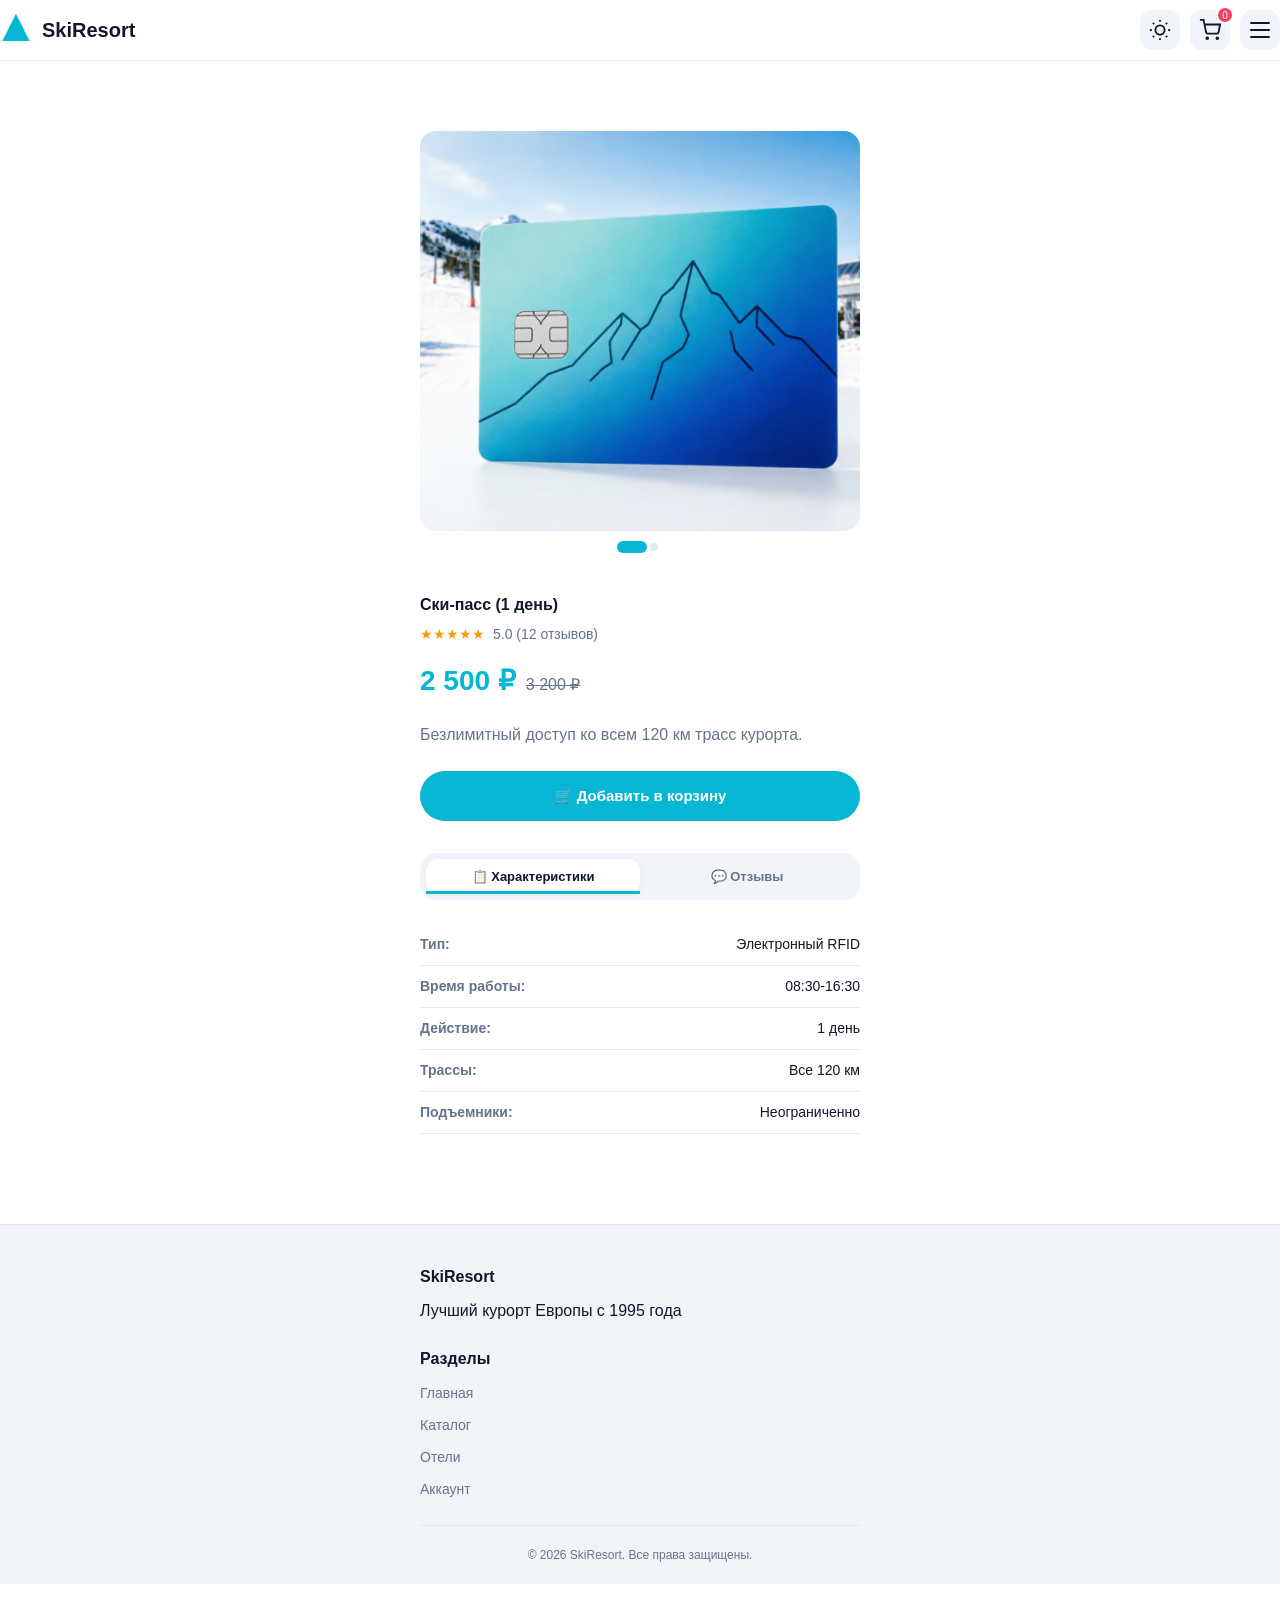
<file: assets/page/product.html>
<!DOCTYPE html>
<html lang="ru">
<head>
    <meta charset="UTF-8">
    <meta name="viewport" content="width=device-width, initial-scale=1.0">
    <title>SkiResort - Товар</title>
    <link rel="stylesheet" href="../css/style.css">
</head>
<body>

    <!-- Шапка -->
    <header class="header">
        <div class="header__container">
            <a href="../../index.html" class="header__logo">
                <svg class="logo__icon" width="32" height="32" viewBox="0 0 32 32" fill="none">
                    <path d="M16 2L4 26H28L16 2Z" fill="url(#gradient)" stroke="url(#gradient)" stroke-width="2" />
                    <defs>
                        <linearGradient id="gradient" x1="4" y1="2" x2="28" y2="26">
                            <stop stop-color="#06b6d4" />
                            <stop offset="1" stop-color="#3b82f6" />
                        </linearGradient>
                    </defs>
                </svg>
                <span class="logo__text">SkiResort</span>
            </a>
            <div class="header__actions">
                <button class="header__icon theme-toggle" id="themeToggle">
                    <svg class="icon-sun" width="22" height="22" viewBox="0 0 24 24" fill="none" stroke="currentColor" stroke-width="2">
                        <circle cx="12" cy="12" r="5" />
                        <path d="M12 1v2M12 21v2M4.22 4.22l1.42 1.42M18.36 18.36l1.42 1.42M1 12h2M21 12h2M4.22 19.78l1.42-1.42M18.36 5.64l1.42-1.42" />
                    </svg>
                    <svg class="icon-moon hidden" width="22" height="22" viewBox="0 0 24 24" fill="none" stroke="currentColor" stroke-width="2">
                        <path d="M21 12.79A9 9 0 1 1 11.21 3 7 7 0 0 0 21 12.79z" />
                    </svg>
                </button>
                <button class="header__icon cart-icon" id="cartIcon">
                    <svg width="22" height="22" viewBox="0 0 24 24" fill="none" stroke="currentColor" stroke-width="2">
                        <circle cx="9" cy="21" r="1" />
                        <circle cx="20" cy="21" r="1" />
                        <path d="M1 1h4l2.68 13.39a2 2 0 0 0 2 1.61h9.72a2 2 0 0 0 2-1.61L23 6H6" />
                    </svg>
                    <span class="cart-icon__count" id="cartCount">0</span>
                </button>
                <button class="burger-menu" id="burgerMenu">
                    <span class="burger-line"></span>
                    <span class="burger-line"></span>
                    <span class="burger-line"></span>
                </button>
            </div>
        </div>
        <nav class="nav" id="navMenu">
            <ul class="nav__list">
                <li class="nav__item"><a href="../../index.html" class="nav__link">Главная</a></li>
                <li class="nav__item"><a href="./catalog.html" class="nav__link nav__link--active">Каталог</a></li>
                <li class="nav__item"><a href="./hotels.html" class="nav__link">Отели</a></li>
                <li class="nav__item"><a href="./account.html" class="nav__link">Аккаунт</a></li>
            </ul>
        </nav>
    </header>
    <main>
        <!-- Страница товара -->
        <section class="section">
            <div class="container">
                
                <!-- Галерея -->
                <div class="product-gallery">
                    <div class="gallery-slider">
                        <div id="productGallery" class="gallery-track">
                            <!-- Картинки загружаются через JS -->
                        </div>
                    </div>
                    <div id="productGalleryDots" class="gallery-dots">
                        <!-- Точки загружаются через JS -->
                    </div>
                </div>

                <!-- Информация о товаре -->
                <div class="product-header">
                    <h1 id="prodTitle" class="product-title">Название товара</h1>
                    <div class="product-rating">
                        <span class="stars">★★★★★</span>
                        <span class="rating-text">5.0 (12 отзывов)</span>
                    </div>
                </div>

                <!-- Цена -->
                <div class="product-price-block">
                    <span id="prodPrice" class="price">0 ₽</span>
                    <span id="prodOldPrice" class="old-price"></span>
                </div>

                <!-- Описание -->
                <p id="prodDesc" style="color: var(--text-muted); margin-bottom: 24px; line-height: 1.6;"></p>

                <!-- Выбор размера (если есть) -->
                <div id="sizeSelector" class="size-selector" style="display: none; margin-bottom: 24px;">
                    <div class="label">Выберите размер:</div>
                    <div class="sizes">
                        <button class="size-btn" data-size="S">S</button>
                        <button class="size-btn" data-size="M">M</button>
                        <button class="size-btn" data-size="L">L</button>
                        <button class="size-btn" data-size="XL">XL</button>
                    </div>
                </div>

                <!-- Кнопка в корзину -->
                <button id="addToCartBtn" class="btn btn--primary btn--full" style="margin-bottom: 32px; padding: 16px;">
                    🛒 Добавить в корзину
                </button>

                <!-- Табы: Характеристики / Отзывы -->
                <div class="tabs__nav">
                    <button class="tabs__btn tabs__btn--active" data-tab="specs">
                        📋 Характеристики
                    </button>
                    <button class="tabs__btn" data-tab="reviews">
                        💬 Отзывы
                    </button>
                </div>

                <div class="tabs__content">
                    <!-- Характеристики -->
                    <div class="tabs__panel tabs__panel--active" data-panel="specs">
                        <ul class="specs-list" id="prodSpecs">
                            <!-- Характеристики загружаются через JS -->
                        </ul>
                    </div>

                    <!-- Отзывы -->
                    <div class="tabs__panel" data-panel="reviews">
                        <div id="reviewsList" class="reviews-list">
                            <!-- Отзывы загружаются через JS -->
                        </div>

                        <!-- Форма отзыва -->
                        <form id="reviewForm" class="add-review-form">
                            <h4 style="margin-bottom: 16px; font-size: 16px;">Оставить отзыв</h4>
                            <div class="form-group">
                                <label class="form-label">Ваше имя</label>
                                <input type="text" id="reviewName" class="form-input" placeholder="Иван Иванов" required>
                            </div>
                            <div class="form-group">
                                <label class="form-label">Оценка</label>
                                <div class="star-rating">
                                    <span class="star" data-value="1">★</span>
                                    <span class="star" data-value="2">★</span>
                                    <span class="star" data-value="3">★</span>
                                    <span class="star" data-value="4">★</span>
                                    <span class="star" data-value="5">★</span>
                                </div>
                                <input type="hidden" id="reviewRating" value="5">
                            </div>
                            <div class="form-group">
                                <label class="form-label">Отзыв</label>
                                <textarea id="reviewText" class="form-input" rows="4" placeholder="Расскажите о вашем опыте..." required></textarea>
                            </div>
                            <button type="submit" class="btn btn--primary btn--full">Отправить отзыв</button>
                        </form>
                    </div>
                </div>

            </div>
        </section>
    </main>

    <!-- Футер -->
    <footer class="footer">
        <div class="container">
            <div class="footer__grid">
                <div class="footer__column">
                    <h3 class="footer__title">SkiResort</h3>
                    <p class="footer__text">Лучший курорт Европы с 1995 года</p>
                </div>
                <div class="footer__column">
                    <h3 class="footer__title">Разделы</h3>
                    <ul class="footer__list">
                        <li><a href="../../index.html" class="footer__link">Главная</a></li>
                        <li><a href="./catalog.html" class="footer__link">Каталог</a></li>
                        <li><a href="./hotels.html" class="footer__link">Отели</a></li>
                        <li><a href="./account.html" class="footer__link">Аккаунт</a></li>
                    </ul>
                </div>
            </div>
            <div class="footer__bottom">
                <p class="footer__copyright">© 2026 SkiResort. Все права защищены.</p>
            </div>
        </div>
    </footer>

    <!-- Модальное окно: Корзина -->
    <div class="modal" id="cartModal">
        <div class="modal__overlay" id="cartModalOverlay"></div>
        <div class="modal__content modal__content--cart">
            <button class="modal__close" id="cartModalClose">×</button>
            <h2 class="modal__title">Корзина</h2>
            <div id="cartItems"></div>
            <div id="cartFooter" style="margin-top: 20px; padding-top: 20px; border-top: 2px solid var(--border);">
                <div style="display: flex; justify-content: space-between; margin-bottom: 20px; font-size: 18px; font-weight: 700;">
                    <span>Итого:</span>
                    <span id="cartTotalPrice">0 ₽</span>
                </div>
                <button id="checkoutBtn" class="btn btn--primary btn--full">Оформить заказ</button>
            </div>
        </div>
    </div>

    <!-- Модальное окно: Требуется авторизация -->
    <div class="modal" id="authRequiredModal">
        <div class="modal__overlay" id="authRequiredOverlay"></div>
        <div class="modal__content" style="text-align: center; padding: 40px 30px;">
            <button class="modal__close" id="authRequiredClose">×</button>
            <div style="font-size: 60px; margin-bottom: 20px;">🔒</div>
            <h3 style="font-size: 24px; font-weight: 800; margin-bottom: 12px; color: var(--text-main);">Требуется авторизация</h3>
            <p style="color: var(--text-muted); margin-bottom: 30px; font-size: 16px; line-height: 1.5;">
                Пожалуйста, войдите в аккаунт, чтобы оформить заказ.
            </p>
            <button class="btn btn--primary btn--full" id="goToLoginBtn" style="padding: 16px; font-size: 16px; border-radius: 50px;">
                Войти в аккаунт
            </button>
        </div>
    </div>

    <!-- Модальное окно: Вход -->
    <div class="modal" id="authModal">
        <div class="modal__overlay" id="authModalOverlay"></div>
        <div class="modal__content modal__content--auth">
            <button class="modal__close" id="authModalClose">×</button>
            <h2 class="modal__title">Вход</h2>
            <form class="form" id="loginForm">
                <div class="form-group">
                    <label class="form-label">Email</label>
                    <input type="email" class="form-input" placeholder="email@example.com" required>
                </div>
                <div class="form-group">
                    <label class="form-label">Пароль</label>
                    <input type="password" class="form-input" placeholder="••••••••" required>
                </div>
                <button type="submit" class="btn btn--primary btn--full">Войти</button>
            </form>
            <form class="form hidden" id="registerForm">
                <div class="form-group">
                    <label class="form-label">ФИО</label>
                    <input type="text" id="regName" class="form-input" placeholder="Иванов Иван Иванович" required>
                </div>
                <div class="form-group">
                    <label class="form-label">Телефон</label>
                    <input type="tel" id="regPhone" class="form-input" placeholder="+7 (999) 000-00-00" required>
                </div>
                <div class="form-group">
                    <label class="form-label">Email</label>
                    <input type="email" class="form-input" placeholder="email@example.com" required>
                </div>
                <div class="form-group">
                    <label class="form-label">Пароль</label>
                    <input type="password" class="form-input" placeholder="••••••••" required>
                </div>
                <button type="submit" class="btn btn--primary btn--full">Зарегистрироваться</button>
            </form>
            <p class="auth-form__switch">Нет аккаунта? <a href="#" id="showRegister" style="color: var(--primary); font-weight: 700;">Зарегистрироваться</a></p>
            <p class="auth-form__switch hidden">Есть аккаунт? <a href="#" id="showLogin" style="color: var(--primary); font-weight: 700;">Войти</a></p>
        </div>
    </div>

    <script src="../js/main.js"></script>
</body>
</html>
</file>
<file: assets/css/style.css>
:root {
    --primary: #06b6d4;
    --primary-dark: #0891b2;
    --secondary: #f43f5e;
    --text-main: #0f172a;
    --text-muted: #64748b;
    --bg: #ffffff;
    --bg-secondary: #f1f5f9;
    --bg-card: #ffffff;
    --border: #e2e8f0;
    --shadow: 0 10px 30px rgba(0, 0, 0, .08);
    --radius: 20px;
    --radius-sm: 12px;
    --font: -apple-system, BlinkMacSystemFont, "Segoe UI", Roboto, sans-serif;
    --transition: .3s ease
}

[data-theme="dark"] {
    --text-main: #f8fafc;
    --text-muted: #94a3b8;
    --bg: #0f172a;
    --bg-secondary: #1e293b;
    --bg-card: #1e293b;
    --border: #334155;
    --shadow: 0 10px 30px rgba(0, 0, 0, .4)
}

*,
*::before,
*::after {
    box-sizing: border-box;
    margin: 0;
    padding: 0
}

html {
    scroll-behavior: smooth;
    font-size: 16px
}

body {
    font-family: var(--font);
    background: var(--bg);
    color: var(--text-main);
    line-height: 1.5;
    transition: background var(--transition), color var(--transition);
    padding-bottom: 80px
}

img {
    max-width: 100%;
    display: block
}

a {
    text-decoration: none;
    color: inherit
}

ul {
    list-style: none
}

button {
    cursor: pointer;
    font-family: inherit;
    border: none;
    background: none
}

.hidden {
    display: none !important
}

.container {
    max-width: 480px;
    margin: 0 auto;
    padding: 0 20px
}

.section {
    padding: 50px 0
}

.section--gray {
    background: var(--bg-secondary)
}

.section__title {
    font-size: 26px;
    font-weight: 800;
    margin-bottom: 8px;
    color: var(--primary)
}

.section__subtitle {
    color: var(--text-muted);
    margin-bottom: 24px;
    font-size: 15px
}

.btn {
    display: inline-flex;
    align-items: center;
    justify-content: center;
    padding: 12px 24px;
    border-radius: 50px;
    font-weight: 700;
    font-size: 15px;
    transition: var(--transition);
    border: none !important;
    outline: none !important
}

.btn--primary {
    background: var(--primary);
    color: #fff
}

.btn--primary:hover {
    background: var(--primary-dark)
}

.btn--full {
    width: 100%
}

.btn--sm {
    padding: 8px 16px;
    font-size: 13px;
    border-radius: 10px
}

.header {
    position: sticky;
    top: 0;
    z-index: 100;
    background: rgba(255, 255, 255, .95);
    backdrop-filter: blur(10px);
    border-bottom: 1px solid var(--border)
}

[data-theme="dark"] .header {
    background: rgba(15, 23, 42, .95)
}

.header__container {
    display: flex;
    align-items: center;
    justify-content: space-between;
    height: 60px
}

.header__logo {
    display: flex;
    align-items: center;
    gap: 10px;
    font-weight: 800;
    font-size: 20px;
    color: var(--text-main)
}

.logo__icon {
    width: 32px;
    height: 32px
}

.header__actions {
    display: flex;
    gap: 10px
}

.header__icon {
    width: 40px;
    height: 40px;
    border-radius: 12px;
    background: var(--bg-secondary);
    color: var(--text-main);
    display: flex;
    align-items: center;
    justify-content: center;
    position: relative
}

.header__icon:hover {
    background: var(--primary);
    color: #fff
}

.cart-icon__count {
    position: absolute;
    top: -4px;
    right: -4px;
    width: 18px;
    height: 18px;
    background: var(--secondary);
    color: #fff;
    font-size: 10px;
    border-radius: 50%;
    display: flex;
    align-items: center;
    justify-content: center;
    border: 2px solid var(--bg)
}

.burger-menu {
    width: 40px;
    height: 40px;
    display: flex;
    flex-direction: column;
    justify-content: center;
    align-items: center;
    gap: 5px;
    background: var(--bg-secondary);
    border-radius: 12px
}

.burger-line {
    width: 20px;
    height: 2px;
    background: var(--text-main);
    border-radius: 2px;
    transition: var(--transition)
}

.burger-menu.active .burger-line:nth-child(1) {
    transform: rotate(45deg) translate(5px, 5px)
}

.burger-menu.active .burger-line:nth-child(2) {
    opacity: 0
}

.burger-menu.active .burger-line:nth-child(3) {
    transform: rotate(-45deg) translate(5px, -5px)
}

.nav {
    position: fixed;
    top: 60px;
    left: 0;
    right: 0;
    background: var(--bg);
    padding: 20px;
    transform: translateY(-150%);
    transition: var(--transition);
    box-shadow: var(--shadow);
    border-radius: 0 0 20px 20px;
    z-index: 99
}

.nav.open {
    transform: translateY(0)
}

.nav__list {
    display: flex;
    flex-direction: column;
    gap: 10px
}

.nav__link {
    display: block;
    padding: 14px;
    background: var(--bg-secondary);
    border-radius: 12px;
    font-weight: 600;
    text-align: center
}

.nav__link:hover,
.nav__link--active {
    background: var(--primary);
    color: #fff
}

.nav__link--auth {
    background: var(--secondary);
    color: #fff
}

.hero {
    position: relative;
    height: 65vh;
    min-height: 500px;
    overflow: hidden;
    display: flex;
    align-items: center;
    justify-content: center
}

.hero__video-bg {
    position: absolute;
    inset: 0;
    z-index: 0
}

.hero__video {
    width: 100%;
    height: 100%;
    object-fit: cover;
    filter: brightness(.6)
}

.hero__overlay {
    position: absolute;
    inset: 0;
    background: linear-gradient(to bottom, rgba(0, 0, 0, .2), rgba(0, 0, 0, .7))
}

.hero__content {
    position: relative;
    z-index: 1;
    text-align: center;
    color: #fff;
    padding: 20px
}

.hero__title {
    font-size: 34px;
    font-weight: 900;
    line-height: 1.1;
    margin-bottom: 12px
}

.hero__subtitle {
    font-size: 16px;
    margin-bottom: 30px;
    opacity: .9
}

.promo-banner {
    background: linear-gradient(135deg, #f43f5e 0, #ec4899 100%);
    color: white;
    padding: 40px 20px;
    text-align: center;
    border-radius: 0 0 30px 30px;
    margin-bottom: 30px
}

.badge {
    display: inline-block;
    padding: 4px 10px;
    border-radius: 6px;
    font-size: 12px;
    font-weight: 700
}

.badge--hot {
    background: #fff;
    color: #f43f5e;
    margin-bottom: 10px
}

.badge--sale {
    position: absolute;
    top: 10px;
    left: 10px;
    background: #ef4444;
    color: white
}

.promo-title {
    font-size: 28px;
    font-weight: 900;
    margin-bottom: 5px
}

.promo-text {
    font-size: 16px;
    opacity: .9;
    margin-bottom: 20px
}

.btn--white {
    background: #fff;
    color: #f43f5e
}

.catalog-controls {
    padding-top: 0;
    padding-bottom: 20px
}

.search-bar {
    display: flex;
    align-items: center;
    background: var(--bg-card);
    padding: 12px 16px;
    border-radius: 16px;
    border: 1px solid var(--border);
    margin-bottom: 20px;
    box-shadow: var(--shadow)
}

.search-bar svg {
    color: var(--text-muted);
    margin-right: 10px
}

.search-bar input {
    border: none;
    width: 100%;
    background: transparent;
    font-size: 16px;
    color: var(--text-main);
    outline: none
}

.filter-tabs {
    display: flex;
    gap: 10px;
    overflow-x: auto;
    padding-bottom: 5px;
    scrollbar-width: none
}

.filter-btn {
    padding: 10px 18px;
    border-radius: 20px;
    background: var(--bg-secondary);
    color: var(--text-muted);
    font-weight: 600;
    font-size: 14px;
    white-space: nowrap;
    transition: .3s;
    border: none;
    outline: none
}

.filter-btn.active {
    background: var(--primary);
    color: #fff
}

.product-grid {
    display: grid;
    grid-template-columns: repeat(2, 1fr);
    gap: 15px
}

.product-card {
    background: var(--bg-card);
    border-radius: 16px;
    overflow: hidden;
    box-shadow: var(--shadow);
    transition: transform .3s, box-shadow .3s;
    position: relative;
    display: flex;
    flex-direction: column;
    height: 100%
}

.product-card:hover {
    transform: translateY(-4px);
    box-shadow: 0 12px 30px rgba(0, 0, 0, .15)
}

.product-img-wrapper {
    height: 140px;
    flex-shrink: 0;
    position: relative;
    background: var(--bg-secondary);
    overflow: hidden
}

.product-img-wrapper img {
    width: 100%;
    height: 100%;
    object-fit: cover;
    transition: transform .4s
}

.product-card:hover .product-img-wrapper img {
    transform: scale(1.05)
}

.product-info {
    padding: 12px;
    display: flex;
    flex-direction: column;
    flex: 1;
    gap: 6px
}

.product-title {
    font-size: 16px;
    font-weight: 700;
    margin-bottom: 4px;
    color: var(--text-main);
    display: -webkit-box;
    -webkit-line-clamp: 2;
    -webkit-box-orient: vertical;
    overflow: hidden;
    line-height: 1.3
}

.product-desc {
    font-size: 12px;
    color: var(--text-muted);
    margin-bottom: 8px;
    line-height: 1.4;
    display: -webkit-box;
    -webkit-line-clamp: 2;
    -webkit-box-orient: vertical;
    overflow: hidden;
    min-height: 34px
}

.product-price {
    font-size: 18px;
    font-weight: 800;
    color: var(--primary);
    margin-bottom: 10px;
    margin-top: auto;
    display: flex;
    align-items: baseline;
    gap: 8px
}

.product-price .old-price {
    font-size: 13px;
    color: var(--text-muted);
    text-decoration: line-through;
    font-weight: 400
}

.product-info .btn {
    margin-top: auto;
    width: 100%;
    padding: 10px;
    font-size: 14px;
    font-weight: 700;
    border-radius: 10px;
    background: var(--primary);
    color: white;
    transition: all .3s
}

.product-info .btn:hover {
    background: var(--primary-dark);
    transform: translateY(-2px);
    box-shadow: 0 4px 15px rgba(6, 182, 212, .3)
}

.product-info .btn:active {
    transform: translateY(0)
}

.product-gallery {
    padding: 20px 0
}

.gallery-slider {
    display: flex;
    overflow: hidden;
    border-radius: 20px;
    margin-bottom: 10px
}

.gallery-item {
    min-width: 100%
}

.gallery-item img {
    width: 100%;
    height: 350px;
    object-fit: cover
}

.gallery-dots {
    display: flex;
    justify-content: center;
    gap: 8px
}

.gallery-dots .dot {
    width: 8px;
    height: 8px;
    border-radius: 50%;
    background: var(--border);
    cursor: pointer
}

.gallery-dots .dot.active {
    background: var(--primary);
    width: 20px;
    border-radius: 4px
}

.product-header {
    margin-bottom: 15px
}

.product-title {
    font-size: 24px;
    font-weight: 800;
    margin-bottom: 8px
}

.product-rating {
    display: flex;
    align-items: center;
    gap: 8px;
    font-size: 14px
}

.stars {
    color: #f59e0b
}

.rating-text {
    color: var(--text-muted)
}

.product-price-block {
    display: flex;
    align-items: baseline;
    gap: 10px;
    margin-bottom: 20px
}

.price {
    font-size: 28px;
    font-weight: 900;
    color: var(--primary)
}

.old-price {
    font-size: 16px;
    color: var(--text-muted);
    text-decoration: line-through
}

.size-selector {
    margin-bottom: 25px
}

.size-selector .label {
    font-size: 14px;
    font-weight: 600;
    margin-bottom: 10px
}

.sizes {
    display: flex;
    gap: 10px
}

.size-btn {
    width: 40px;
    height: 40px;
    border-radius: 10px;
    background: var(--bg-secondary);
    color: var(--text-main);
    font-weight: 700;
    border: 2px solid transparent;
    transition: .2s
}

.size-btn.active,
.size-btn:hover {
    border-color: var(--primary);
    background: rgba(6, 182, 212, .1);
    color: var(--primary)
}

.specs-list {
    list-style: none
}

.specs-list li {
    display: flex;
    justify-content: space-between;
    padding: 10px 0;
    border-bottom: 1px solid var(--border);
    font-size: 14px
}

.specs-list li span {
    font-weight: 600;
    color: var(--text-muted)
}

.dates-selector {
    display: flex;
    gap: 10px;
    margin-bottom: 20px
}

.dates-selector .form-group {
    flex: 1
}

input[type="date"] {
    color-scheme: dark;
    background: var(--bg)
}

.tabs__nav {
    display: flex;
    background: var(--bg-secondary);
    padding: 6px;
    border-radius: 16px;
    margin-bottom: 24px
}

.tabs__btn {
    flex: 1;
    padding: 10px;
    border-radius: 12px;
    font-size: 13px;
    font-weight: 600;
    color: var(--text-muted);
    transition: var(--transition);
    display: flex;
    align-items: center;
    justify-content: center;
    gap: 6px
}

.tabs__btn--active {
    background: var(--bg-card);
    color: var(--text-main);
    box-shadow: 0 2px 10px rgba(0, 0, 0, .05)
}

.tabs__panel {
    display: none;
    animation: fade .3s ease
}

.tabs__panel--active {
    display: block
}

.form-group {
    margin-bottom: 15px
}

.form-label {
    display: block;
    font-size: 13px;
    font-weight: 600;
    margin-bottom: 6px
}

.form-input,
.form-textarea {
    width: 100%;
    padding: 12px;
    border: 1px solid var(--border);
    border-radius: 12px;
    background: var(--bg);
    color: var(--text-main);
    font-size: 15px
}

.form-input:focus {
    border-color: var(--primary);
    outline: none
}

.accordion {
    display: flex;
    flex-direction: column;
    gap: 12px
}

.accordion__item {
    background: var(--bg-card);
    border-radius: var(--radius-sm);
    overflow: hidden;
    box-shadow: var(--shadow)
}

.accordion__header {
    width: 100%;
    padding: 18px;
    display: flex;
    justify-content: space-between;
    align-items: center;
    font-weight: 700;
    font-size: 16px;
    color: var(--text-main)
}

.accordion__icon {
    width: 28px;
    height: 28px;
    background: var(--bg-secondary);
    border-radius: 50%;
    display: flex;
    align-items: center;
    justify-content: center;
    transition: var(--transition)
}

.accordion__item.active .accordion__icon {
    transform: rotate(45deg);
    background: var(--primary);
    color: #fff
}

.accordion__content {
    max-height: 0;
    overflow: hidden;
    transition: .4s ease;
    padding: 0 18px;
    color: var(--text-muted);
    font-size: 14px
}

.accordion__item.active .accordion__content {
    max-height: 300px;
    padding-bottom: 18px
}

.slider-wrapper {
    position: relative
}

.slider-track {
    display: flex;
    gap: 16px;
    overflow-x: auto;
    scroll-snap-type: x mandatory;
    scrollbar-width: none;
    padding: 10px 50px;
    scroll-behavior: smooth
}

.slider-track::-webkit-scrollbar {
    display: none
}

.slider-card {
    min-width: 280px;
    scroll-snap-align: center;
    background: var(--bg-card);
    border-radius: 16px;
    overflow: hidden;
    box-shadow: var(--shadow)
}

.slider-card__img {
    height: 300px;
    width: 100%;
    object-fit: cover
}

.slider-card__content {
    padding: 16px
}

.footer {
    background: var(--bg-secondary);
    padding: 40px 0 20px;
    border-top: 1px solid var(--border);
    margin-top: 40px
}

.footer__grid {
    display: grid;
    gap: 24px
}

.footer__title {
    font-size: 16px;
    font-weight: 800;
    margin-bottom: 10px
}

.footer__list {
    display: flex;
    flex-direction: column;
    gap: 8px
}

.footer__link {
    font-size: 14px;
    color: var(--text-muted)
}

.footer__bottom {
    text-align: center;
    margin-top: 24px;
    font-size: 12px;
    color: var(--text-muted);
    border-top: 1px solid var(--border);
    padding-top: 20px
}

.modal {
    position: fixed;
    inset: 0;
    z-index: 1000;
    opacity: 0;
    visibility: hidden;
    transition: var(--transition);
    pointer-events: none
}

.modal.open {
    opacity: 1;
    visibility: visible;
    pointer-events: auto
}

.modal__overlay {
    position: absolute;
    inset: 0;
    background: rgba(0, 0, 0, .6);
    backdrop-filter: blur(5px)
}

.modal__content {
    position: absolute;
    bottom: 0;
    left: 0;
    right: 0;
    background: var(--bg);
    border-radius: 24px 24px 0 0;
    padding: 24px;
    max-height: 85vh;
    overflow-y: auto;
    transform: translateY(100%);
    transition: transform .3s ease;
    z-index: 1001
}

.modal.open .modal__content {
    transform: translateY(0)
}

.modal__close {
    position: absolute;
    top: 20px;
    right: 20px;
    width: 32px;
    height: 32px;
    background: var(--bg-secondary);
    border-radius: 50%;
    display: flex;
    align-items: center;
    justify-content: center;
    font-size: 20px;
    color: var(--text-main)
}

.modal__title {
    font-size: 22px;
    font-weight: 800;
    margin-bottom: 20px;
    text-align: center;
    color: var(--text-main)
}

.auth-form__switch {
    text-align: center;
    margin-top: 15px;
    font-size: 14px;
    color: var(--text-muted)
}

.auth-form__link {
    color: var(--primary);
    font-weight: 700;
    text-decoration: underline
}

.cart-items {
    display: block !important;
    max-height: 50vh;
    overflow-y: auto;
    margin-bottom: 16px
}

.cart-item {
    display: flex !important;
    align-items: center;
    gap: 12px;
    padding: 12px;
    background: var(--bg-secondary);
    border-radius: 12px;
    margin-bottom: 10px;
    border: 1px solid var(--border)
}

.cart-item img {
    width: 50px;
    height: 50px;
    object-fit: cover;
    border-radius: 8px;
    background: var(--bg)
}

.cart-item-info {
    flex: 1;
    min-width: 0
}

.cart-item-info h4 {
    font-size: 14px;
    font-weight: 600;
    margin: 0 0 4px;
    color: var(--text-main);
    white-space: nowrap;
    overflow: hidden;
    text-overflow: ellipsis
}

.cart-item-info p {
    font-size: 12px;
    color: var(--text-muted);
    margin: 0
}

.cart-item-price {
    font-size: 14px;
    font-weight: 700;
    color: var(--primary);
    margin-top: 4px
}

.cart-item-controls {
    display: flex;
    flex-direction: column;
    align-items: flex-end;
    gap: 8px
}

.qty-controls {
    display: flex;
    align-items: center;
    gap: 8px;
    background: var(--bg);
    padding: 4px 8px;
    border-radius: 6px
}

.qty-btn {
    width: 20px;
    height: 20px;
    display: flex;
    align-items: center;
    justify-content: center;
    background: transparent;
    border: none;
    color: var(--text-main);
    cursor: pointer;
    font-size: 16px;
    font-weight: bold;
    padding: 0;
    line-height: 1
}

.remove-btn {
    background: transparent;
    border: none;
    color: #ef4444;
    cursor: pointer;
    font-size: 18px;
    line-height: 1;
    padding: 0
}

.cart-footer {
    display: block !important;
    margin-top: 15px;
    padding-top: 15px;
    border-top: 1px solid var(--border)
}

.cart-total {
    display: flex;
    justify-content: space-between;
    font-size: 16px;
    font-weight: 700;
    margin-bottom: 15px;
    color: var(--text-main)
}

.history-list {
    display: flex;
    flex-direction: column;
    gap: 10px
}

.history-item {
    background: var(--bg-secondary);
    padding: 15px;
    border-radius: 12px;
    display: flex;
    justify-content: space-between;
    align-items: center
}

.history-item-info h4 {
    font-size: 15px;
    margin-bottom: 4px
}

.history-item-info p {
    font-size: 12px;
    color: var(--text-muted)
}

.history-item-price {
    font-weight: 800;
    color: var(--primary);
    font-size: 16px
}

@keyframes fade {
    from {
        opacity: 0;
        transform: translateY(10px)
    }

    to {
        opacity: 1;
        transform: translateY(0)
    }
}

.admin-login-container {
    display: flex;
    align-items: center;
    justify-content: center;
    min-height: 100vh;
    background: var(--bg-secondary);
    padding: 20px
}

.admin-login-box {
    background: var(--bg-card);
    padding: 40px;
    border-radius: 20px;
    width: 100%;
    max-width: 450px;
    box-shadow: var(--shadow)
}

.admin-login-box h2 {
    text-align: center;
    margin-bottom: 30px;
    color: var(--text-main)
}

.admin-wrapper {
    min-height: 100vh;
    background: var(--bg-secondary);
    padding: 20px
}

.admin-header {
    max-width: 1200px;
    margin: 0 auto 30px;
    display: flex;
    justify-content: space-between;
    align-items: center;
    padding: 20px 30px;
    background: var(--bg-card);
    border-radius: 16px;
    box-shadow: var(--shadow)
}

.admin-title {
    font-size: 24px;
    font-weight: 800;
    color: var(--primary)
}

.btn--danger {
    background: #ef4444;
    color: white;
    padding: 10px 20px;
    border-radius: 10px;
    border: none;
    cursor: pointer;
    font-weight: 600;
    transition: .3s
}

.btn--danger:hover {
    background: #dc2626
}

.admin-nav {
    max-width: 1200px;
    margin: 0 auto 20px;
    display: flex;
    gap: 10px;
    flex-wrap: wrap
}

.admin-nav button {
    padding: 12px 20px;
    background: var(--bg-card);
    border: none;
    border-radius: 10px;
    cursor: pointer;
    font-weight: 600;
    color: var(--text-muted);
    transition: all .3s
}

.admin-nav button:hover {
    background: var(--primary);
    color: white
}

.admin-nav button.active {
    background: var(--primary);
    color: white;
    box-shadow: 0 4px 12px rgba(6, 182, 212, .3)
}

.admin-content {
    max-width: 1200px;
    margin: 0 auto
}

.admin-section {
    display: none;
    background: var(--bg-card);
    padding: 30px;
    border-radius: 16px;
    box-shadow: var(--shadow);
    animation: fadeIn .3s ease
}

.admin-section.active {
    display: block
}

.admin-section h3 {
    margin-bottom: 20px;
    color: var(--text-main);
    font-size: 20px
}

@keyframes fadeIn {
    from {
        opacity: 0;
        transform: translateY(10px)
    }

    to {
        opacity: 1;
        transform: translateY(0)
    }
}

.table-container {
    overflow-x: auto;
    border-radius: 12px;
    margin-top: 15px
}

.data-table {
    width: 100%;
    min-width: 700px;
    border-collapse: collapse;
    font-size: 14px
}

.data-table th,
.data-table td {
    padding: 14px;
    text-align: left;
    border-bottom: 1px solid var(--border)
}

.data-table th {
    background: var(--bg-secondary);
    font-weight: 700;
    color: var(--text-main);
    white-space: nowrap
}

.data-table tbody tr {
    transition: .2s
}

.data-table tbody tr:hover {
    background: var(--bg-secondary)
}

.data-table tbody tr:last-child td {
    border-bottom: none
}

.cards-grid {
    display: grid;
    grid-template-columns: repeat(auto-fill, minmax(280px, 1fr));
    gap: 20px;
    margin-top: 20px
}

.admin-card {
    background: var(--bg);
    border: 1px solid var(--border);
    border-radius: 12px;
    padding: 20px;
    transition: all .3s
}

.admin-card:hover {
    transform: translateY(-4px);
    box-shadow: 0 8px 20px rgba(0, 0, 0, .1)
}

.admin-card img {
    width: 100%;
    height: 160px;
    object-fit: cover;
    border-radius: 8px;
    margin-bottom: 15px
}

.admin-card h4 {
    font-size: 16px;
    margin-bottom: 8px;
    color: var(--text-main)
}

.admin-card p {
    font-size: 14px;
    color: var(--text-muted);
    margin-bottom: 15px
}

.btn-delete {
    background: #ef4444;
    color: white;
    border: none;
    padding: 8px 16px;
    border-radius: 8px;
    cursor: pointer;
    font-weight: 600;
    width: 100%;
    transition: .3s
}

.btn-delete:hover {
    background: #dc2626
}

.empty-state {
    text-align: center;
    padding: 60px 20px;
    color: var(--text-muted);
    font-size: 16px;
    grid-column: 1/-1
}

.error-msg {
    color: #ef4444;
    text-align: center;
    margin-top: 15px;
    font-size: 14px;
    display: none
}

.error-msg.show {
    display: block
}

.order-card,
.booking-card {
    background: var(--bg);
    border: 1px solid var(--border);
    border-radius: 16px;
    padding: 24px;
    margin-bottom: 16px;
    transition: all .3s
}

.order-card:hover,
.booking-card:hover {
    transform: translateY(-3px);
    box-shadow: 0 12px 30px rgba(0, 0, 0, .15);
    border-color: var(--primary)
}

.card-header {
    display: flex;
    justify-content: space-between;
    align-items: center;
    margin-bottom: 20px;
    padding-bottom: 15px;
    border-bottom: 2px solid var(--border)
}

.card-title {
    font-size: 18px;
    font-weight: 700;
    color: var(--text-main);
    margin: 0;
    display: flex;
    align-items: center;
    gap: 8px
}

.card-id {
    font-size: 12px;
    color: var(--text-muted);
    background: var(--bg-secondary);
    padding: 6px 12px;
    border-radius: 8px;
    font-weight: 600
}

.card-body {
    display: grid;
    grid-template-columns: repeat(2, 1fr);
    gap: 16px;
    margin-bottom: 20px
}

.card-item {
    display: flex;
    flex-direction: column;
    gap: 6px
}

.card-label {
    font-size: 11px;
    color: var(--text-muted);
    font-weight: 600;
    text-transform: uppercase;
    letter-spacing: .8px
}

.card-value {
    font-size: 15px;
    color: var(--text-main);
    font-weight: 600;
    word-break: break-word;
    line-height: 1.4
}

.card-price {
    font-size: 24px;
    font-weight: 800;
    color: var(--primary);
    margin: 0 0 20px 0;
    text-align: right
}

.card-footer {
    display: flex;
    justify-content: space-between;
    align-items: center;
    padding-top: 16px;
    border-top: 1px solid var(--border);
    gap: 15px
}

.card-date {
    font-size: 13px;
    color: var(--text-muted);
    display: flex;
    align-items: center;
    gap: 6px
}

.modal-overlay {
    position: fixed;
    top: 0;
    left: 0;
    right: 0;
    bottom: 0;
    background: rgba(0, 0, 0, .7);
    display: flex;
    align-items: center;
    justify-content: center;
    z-index: 2000;
    padding: 20px
}

.modal-overlay.hidden {
    display: none
}

.modal-content {
    background: var(--bg-card);
    padding: 30px;
    border-radius: 20px;
    width: 100%;
    max-width: 500px;
    max-height: 90vh;
    overflow-y: auto;
    box-shadow: 0 20px 60px rgba(0, 0, 0, .4)
}

.modal-content h3 {
    margin-bottom: 20px;
    color: var(--text-main);
    font-size: 20px
}

.modal-actions {
    display: flex;
    gap: 10px;
    justify-content: flex-end;
    margin-top: 20px
}

.btn--secondary {
    background: var(--bg-secondary);
    color: var(--text-main);
    padding: 10px 20px;
    border-radius: 10px;
    border: none;
    cursor: pointer;
    font-weight: 600;
    transition: .3s
}

.btn--secondary:hover {
    background: var(--border)
}

.admin-card-actions {
    display: flex;
    gap: 8px
}

.btn-edit {
    flex: 1;
    background: #3b82f6;
    color: white;
    border: none;
    padding: 8px 12px;
    border-radius: 8px;
    cursor: pointer;
    font-weight: 600;
    transition: .3s
}

.btn-edit:hover {
    background: #2563eb
}

.section-header {
    display: flex;
    justify-content: space-between;
    align-items: center;
    margin-bottom: 20px
}

.btn--add {
    background: #10b981;
    color: white;
    border: none;
    padding: 10px 20px;
    border-radius: 10px;
    cursor: pointer;
    font-weight: 600;
    transition: .3s;
    display: flex;
    align-items: center;
    gap: 8px
}

.btn--add:hover {
    background: #059669;
    transform: scale(1.05)
}

@media (max-width:768px) {
    .admin-header {
        flex-direction: column;
        gap: 15px;
        text-align: center
    }

    .admin-nav {
        overflow-x: auto;
        flex-wrap: nowrap;
        padding-bottom: 10px
    }

    .admin-section {
        padding: 20px
    }

    .cards-grid {
        grid-template-columns: 1fr
    }
}

@media (max-width:600px) {
    .card-body {
        grid-template-columns: 1fr
    }

    .card-header {
        flex-direction: column;
        align-items: flex-start;
        gap: 10px
    }

    .card-footer {
        flex-direction: column;
        align-items: flex-start
    }

    .btn-delete {
        width: 100%
    }

    .card-price {
        text-align: left
    }
}

@keyframes fadeInUp {
    from {
        opacity: 0;
        transform: translateY(30px)
    }

    to {
        opacity: 1;
        transform: translateY(0)
    }
}

@keyframes fadeInDown {
    from {
        opacity: 0;
        transform: translateY(-30px)
    }

    to {
        opacity: 1;
        transform: translateY(0)
    }
}

@keyframes scaleIn {
    from {
        opacity: 0;
        transform: scale(.8)
    }

    to {
        opacity: 1;
        transform: scale(1)
    }
}

@keyframes pulse {

    0%,
    100% {
        transform: scale(1)
    }

    50% {
        transform: scale(1.05)
    }
}

@keyframes bounce {

    0%,
    100% {
        transform: translateY(0)
    }

    50% {
        transform: translateY(-10px)
    }
}

@keyframes countUp {
    0% {
        transform: scale(1)
    }

    50% {
        transform: scale(1.3)
    }

    100% {
        transform: scale(1)
    }
}

.hero__content {
    animation: fadeInUp 1s ease-out
}

.hero__title {
    animation: fadeInDown 1s ease-out .2s both
}

.hero__subtitle {
    animation: fadeInUp 1s ease-out .4s both
}

.hero .btn {
    animation: fadeInUp 1s ease-out .6s both
}

.product-card {
    animation: fadeInUp .6s ease-out both
}

.product-card:nth-child(1) {
    animation-delay: .1s
}

.product-card:nth-child(2) {
    animation-delay: .2s
}

.product-card:nth-child(3) {
    animation-delay: .3s
}

.product-card:nth-child(4) {
    animation-delay: .4s
}

.product-card:nth-child(5) {
    animation-delay: .5s
}

.product-card:nth-child(6) {
    animation-delay: .6s
}

.product-card:nth-child(7) {
    animation-delay: .7s
}

.product-card:nth-child(8) {
    animation-delay: .8s
}

.cart-icon {
    transition: transform .3s
}

.cart-icon:hover {
    transform: scale(1.1)
}

.cart-icon__count {
    animation: countUp .3s ease-out
}

.section {
    opacity: 0;
    transform: translateY(30px);
    transition: all .8s cubic-bezier(.4, 0, .2, 1)
}

.section.visible {
    opacity: 1;
    transform: translateY(0)
}

html {
    scroll-behavior: smooth
}

.burger-line {
    transition: all .3s cubic-bezier(.4, 0, .2, 1)
}

.modal {
    animation: fadeIn .3s ease-out
}

.modal__content {
    animation: scaleIn .3s ease-out
}

.btn {
    transition: all .3s cubic-bezier(.4, 0, .2, 1);
    position: relative;
    overflow: hidden
}

.btn::after {
    content: '';
    position: absolute;
    top: 50%;
    left: 50%;
    width: 0;
    height: 0;
    border-radius: 50%;
    background: rgba(255, 255, 255, .3);
    transform: translate(-50%, -50%);
    transition: width .6s, height .6s
}

.btn:active::after {
    width: 300px;
    height: 300px
}

.btn:hover {
    transform: translateY(-2px);
    box-shadow: 0 8px 20px rgba(6, 182, 212, .4)
}

.btn:active {
    transform: translateY(0)
}

.product-img-wrapper {
    overflow: hidden
}

.product-img-wrapper img {
    transition: all .5s cubic-bezier(.4, 0, .2, 1)
}

.product-card:hover .product-img-wrapper img {
    transform: scale(1.1)
}

.nav {
    transition: all .3s
}

.nav.open {
    animation: fadeInDown .3s ease-out
}

.data-table tbody tr {
    transition: all .3s
}

.data-table tbody tr:hover {
    transform: scale(1.01);
    box-shadow: 0 4px 8px rgba(0, 0, 0, .1)
}

.btn-delete,
.btn-edit {
    transition: all .3s
}

.btn-delete:hover,
.btn-edit:hover {
    transform: scale(1.05)
}

.animate-on-scroll {
    opacity: 0;
    transform: translateY(30px);
    transition: all .8s cubic-bezier(.4, 0, .2, 1)
}

.animate-on-scroll.visible {
    opacity: 1;
    transform: translateY(0)
}

.reviews-list {
    display: flex;
    flex-direction: column;
    gap: 12px;
    margin-bottom: 25px
}

.add-review-form {
    background: var(--bg-secondary);
    padding: 20px;
    border-radius: 16px;
    margin-top: 10px
}

.star-rating {
    display: flex;
    gap: 8px;
    margin-bottom: 5px;
    cursor: pointer
}

.star-rating .star {
    font-size: 28px;
    color: #cbd5e1;
    transition: color .2s, transform .2s;
    user-select: none
}

.star-rating .star.active {
    color: #f59e0b;
    transform: scale(1.1)
}

.review-card {
    background: var(--bg-card);
    padding: 15px;
    border-radius: 12px;
    margin-bottom: 10px;
    box-shadow: 0 2px 10px rgba(0, 0, 0, .05)
}

.review-header {
    display: flex;
    justify-content: space-between;
    margin-bottom: 5px;
    font-size: 13px
}

.review-author {
    font-weight: 700
}

.review-date {
    color: var(--text-muted)
}

.review-stars {
    color: #f59e0b;
    margin-bottom: 5px;
    font-size: 14px
}

.review-text {
    font-size: 14px;
    color: var(--text-muted);
    line-height: 1.5
}

.product-card {
    display: flex;
    flex-direction: column;
    height: 100%
}

.product-info {
    display: flex;
    flex-direction: column;
    flex: 1
}

.product-info .btn {
    margin-top: auto
}

.accordion {
    display: flex;
    flex-direction: column;
    gap: 12px
}

.accordion__item {
    background: var(--bg-card);
    border-radius: var(--radius-sm);
    overflow: hidden;
    box-shadow: var(--shadow)
}

.accordion__header {
    width: 100%;
    padding: 18px;
    display: flex;
    justify-content: space-between;
    align-items: center;
    font-weight: 700;
    font-size: 16px;
    color: var(--text-main);
    background: none;
    border: none;
    cursor: pointer
}

.accordion__icon {
    width: 28px;
    height: 28px;
    background: var(--bg-secondary);
    border-radius: 50%;
    display: flex;
    align-items: center;
    justify-content: center;
    transition: var(--transition);
    font-size: 20px
}

.accordion__item.active .accordion__icon {
    transform: rotate(45deg);
    background: var(--primary);
    color: #fff
}

.accordion__content {
    max-height: 0;
    overflow: hidden;
    transition: max-height .4s ease;
    padding: 0 18px;
    color: var(--text-muted);
    font-size: 14px;
    line-height: 1.6
}

.accordion__item.active .accordion__content {
    max-height: 300px;
    padding-bottom: 18px
}

.product-gallery {
    margin-bottom: 24px
}

.gallery-slider {
    overflow: hidden;
    border-radius: 16px;
    background: var(--bg-secondary)
}

.gallery-track {
    display: flex;
    transition: transform .4s ease
}

.gallery-item {
    min-width: 100%
}

.gallery-item img {
    width: 100%;
    height: 400px;
    object-fit: cover;
    display: block
}

.gallery-dots {
    display: flex;
    justify-content: center;
    gap: 8px;
    margin-top: 12px
}

.dot {
    width: 10px;
    height: 10px;
    border-radius: 50%;
    background: var(--border);
    cursor: pointer;
    transition: all .3s
}

.dot:hover {
    background: var(--primary)
}

.dot.active {
    background: var(--primary);
    transform: scale(1.2)
}

@media (max-width:640px) {
    .gallery-item img {
        height: 300px
    }
}

html {
    scroll-behavior: smooth
}

@keyframes fadeInUp {
    from {
        opacity: 0;
        transform: translateY(30px)
    }

    to {
        opacity: 1;
        transform: translateY(0)
    }
}

@keyframes fadeInDown {
    from {
        opacity: 0;
        transform: translateY(-30px)
    }

    to {
        opacity: 1;
        transform: translateY(0)
    }
}

@keyframes fadeInLeft {
    from {
        opacity: 0;
        transform: translateX(-30px)
    }

    to {
        opacity: 1;
        transform: translateX(0)
    }
}

@keyframes fadeInRight {
    from {
        opacity: 0;
        transform: translateX(30px)
    }

    to {
        opacity: 1;
        transform: translateX(0)
    }
}

@keyframes scaleIn {
    from {
        opacity: 0;
        transform: scale(.8)
    }

    to {
        opacity: 1;
        transform: scale(1)
    }
}

@keyframes slideInRight {
    from {
        transform: translateX(100%)
    }

    to {
        transform: translateX(0)
    }
}

@keyframes pulse {

    0%,
    100% {
        transform: scale(1)
    }

    50% {
        transform: scale(1.05)
    }
}

@keyframes bounce {

    0%,
    100% {
        transform: translateY(0)
    }

    50% {
        transform: translateY(-10px)
    }
}

@keyframes shimmer {
    0% {
        background-position: -1000px 0
    }

    100% {
        background-position: 1000px 0
    }
}

@keyframes rotate {
    from {
        transform: rotate(0)
    }

    to {
        transform: rotate(360deg)
    }
}

@keyframes countUp {
    0% {
        transform: scale(1)
    }

    50% {
        transform: scale(1.3)
    }

    100% {
        transform: scale(1)
    }
}

.header {
    animation: fadeInDown .8s ease-out;
    transition: all .3s ease
}

.header.scrolled {
    box-shadow: 0 4px 20px rgba(0, 0, 0, .1);
    background: rgba(255, 255, 255, .98)
}

[data-theme="dark"] .header.scrolled {
    background: rgba(15, 23, 42, .98)
}

.header__logo {
    transition: transform .3s ease
}

.header__logo:hover {
    transform: scale(1.05)
}

.header__icon {
    transition: all .3s cubic-bezier(.4, 0, .2, 1)
}

.header__icon:hover {
    transform: translateY(-3px) scale(1.1);
    box-shadow: 0 8px 20px rgba(6, 182, 212, .3)
}

.cart-icon__count {
    animation: countUp .4s ease-out
}

.burger-line {
    transition: all .3s cubic-bezier(.4, 0, .2, 1)
}

.burger-menu.active .burger-line:nth-child(1) {
    transform: translateY(8px) rotate(45deg)
}

.burger-menu.active .burger-line:nth-child(2) {
    opacity: 0
}

.burger-menu.active .burger-line:nth-child(3) {
    transform: translateY(-8px) rotate(-45deg)
}

.nav {
    transition: all .4s cubic-bezier(.4, 0, .2, 1)
}

.nav__link {
    position: relative;
    transition: all .3s ease
}

.nav__link::after {
    content: '';
    position: absolute;
    bottom: -5px;
    left: 50%;
    width: 0;
    height: 2px;
    background: var(--primary);
    transition: all .3s ease;
    transform: translateX(-50%)
}

.nav__link:hover::after {
    width: 100%
}

.product-card {
    animation: fadeInUp .6s ease-out both;
    transition: all .4s cubic-bezier(.4, 0, .2, 1);
    position: relative;
    overflow: hidden
}

.product-card::before {
    content: '';
    position: absolute;
    top: 0;
    left: -100%;
    width: 100%;
    height: 100%;
    background: linear-gradient(90deg, transparent, rgba(255, 255, 255, .1), transparent);
    transition: left .6s
}

.product-card:hover::before {
    left: 100%
}

.product-card:hover {
    transform: translateY(-10px) scale(1.02);
    box-shadow: 0 20px 40px rgba(6, 182, 212, .2)
}

.product-card:nth-child(1) {
    animation-delay: .1s
}

.product-card:nth-child(2) {
    animation-delay: .2s
}

.product-card:nth-child(3) {
    animation-delay: .3s
}

.product-card:nth-child(4) {
    animation-delay: .4s
}

.product-card:nth-child(5) {
    animation-delay: .5s
}

.product-card:nth-child(6) {
    animation-delay: .6s
}

.product-card:nth-child(7) {
    animation-delay: .7s
}

.product-card:nth-child(8) {
    animation-delay: .8s
}

.product-img-wrapper {
    overflow: hidden
}

.product-img-wrapper img {
    transition: transform .6s cubic-bezier(.4, 0, .2, 1)
}

.product-card:hover .product-img-wrapper img {
    transform: scale(1.15) rotate(2deg)
}

.badge {
    animation: fadeInRight .5s ease-out, bounce 2s infinite;
    position: relative;
    overflow: hidden
}

.badge::after {
    content: '';
    position: absolute;
    top: -50%;
    left: -50%;
    width: 200%;
    height: 200%;
    background: linear-gradient(45deg, transparent 30%, rgba(255, 255, 255, .3) 50%, transparent 70%);
    animation: shimmer 3s infinite
}

.btn {
    position: relative;
    overflow: hidden;
    transition: all .3s cubic-bezier(.4, 0, .2, 1)
}

.btn::after {
    content: '';
    position: absolute;
    top: 50%;
    left: 50%;
    width: 0;
    height: 0;
    border-radius: 50%;
    background: rgba(255, 255, 255, .3);
    transform: translate(-50%, -50%);
    transition: width .6s, height .6s
}

.btn:active::after {
    width: 300px;
    height: 300px
}

.btn:hover {
    transform: translateY(-3px);
    box-shadow: 0 10px 25px rgba(6, 182, 212, .4)
}

.btn:active {
    transform: translateY(-1px)
}

.product-card .btn {
    animation: fadeInUp .5s ease-out .3s both
}

.product-price {
    transition: all .3s ease
}

.product-card:hover .product-price {
    color: var(--primary);
    transform: scale(1.05)
}

.section__title {
    position: relative;
    display: inline-block
}

.section__title::after {
    content: '';
    position: absolute;
    bottom: -10px;
    left: 0;
    width: 0;
    height: 4px;
    background: linear-gradient(90deg, var(--primary), transparent);
    animation: slideInRight 1s ease-out .5s forwards
}

.search-bar {
    animation: fadeInUp .6s ease-out .2s both;
    transition: all .3s ease
}

.search-bar:focus-within {
    transform: translateY(-2px);
    box-shadow: 0 8px 25px rgba(6, 182, 212, .2)
}

.filter-btn {
    animation: fadeInUp .5s ease-out both;
    transition: all .3s cubic-bezier(.4, 0, .2, 1);
    position: relative;
    overflow: hidden
}

.filter-btn::before {
    content: '';
    position: absolute;
    top: 0;
    left: 0;
    width: 100%;
    height: 100%;
    background: var(--primary);
    transform: scaleX(0);
    transform-origin: right;
    transition: transform .4s cubic-bezier(.4, 0, .2, 1);
    z-index: 0
}

.filter-btn:hover::before,
.filter-btn.active::before {
    transform: scaleX(1);
    transform-origin: left
}

.filter-btn span {
    position: relative;
    z-index: 1
}

.filter-btn:hover {
    transform: translateY(-2px);
    box-shadow: 0 6px 20px rgba(6, 182, 212, .3)
}

.filter-btn:nth-child(1) {
    animation-delay: .1s
}

.filter-btn:nth-child(2) {
    animation-delay: .2s
}

.filter-btn:nth-child(3) {
    animation-delay: .3s
}

.filter-btn:nth-child(4) {
    animation-delay: .4s
}

.modal {
    transition: opacity .3s ease
}

.modal__content {
    animation: scaleIn .3s ease-out
}

.accordion__item {
    transition: all .3s ease
}

.accordion__item:hover {
    transform: translateX(5px)
}

.accordion__icon {
    transition: transform .4s cubic-bezier(.4, 0, .2, 1)
}

.accordion__item.active .accordion__icon {
    transform: rotate(45deg);
    background: var(--primary);
    color: white
}

.tabs__btn {
    transition: all .3s cubic-bezier(.4, 0, .2, 1);
    position: relative
}

.tabs__btn::before {
    content: '';
    position: absolute;
    bottom: 0;
    left: 50%;
    width: 0;
    height: 3px;
    background: var(--primary);
    transition: all .3s ease;
    transform: translateX(-50%)
}

.tabs__btn:hover::before,
.tabs__btn.tabs__btn--active::before {
    width: 100%
}

.gallery-track {
    transition: transform .5s cubic-bezier(.4, 0, .2, 1)
}

.dot {
    transition: all .3s cubic-bezier(.4, 0, .2, 1)
}

.dot:hover {
    transform: scale(1.3)
}

.dot.active {
    transform: scale(1.5);
    background: var(--primary)
}

.footer {
    animation: fadeInUp 1s ease-out
}

.footer__link {
    position: relative;
    transition: all .3s ease
}

.footer__link::after {
    content: '';
    position: absolute;
    bottom: -2px;
    left: 0;
    width: 0;
    height: 1px;
    background: var(--primary);
    transition: width .3s ease
}

.footer__link:hover::after {
    width: 100%
}

.form-input,
.form-textarea {
    transition: all .3s ease
}

.form-input:focus,
.form-textarea:focus {
    transform: translateY(-2px);
    box-shadow: 0 6px 20px rgba(6, 182, 212, .2);
    border-color: var(--primary)
}

.star-rating .star {
    transition: all .2s ease;
    cursor: pointer
}

.star-rating .star:hover {
    transform: scale(1.3);
    color: #f59e0b
}

.star-rating .star.active {
    color: #f59e0b;
    animation: scaleIn .3s ease
}

.review-card {
    animation: fadeInUp .5s ease-out both;
    transition: all .3s ease
}

.review-card:hover {
    transform: translateY(-3px);
    box-shadow: 0 8px 20px rgba(0, 0, 0, .1)
}

.section {
    opacity: 0;
    transform: translateY(30px);
    transition: all .8s cubic-bezier(.4, 0, .2, 1)
}

.section.visible {
    opacity: 1;
    transform: translateY(0)
}

.hero__video-bg {
    will-change: transform
}

.btn--sm {
    transition: all .3s cubic-bezier(.4, 0, .2, 1)
}

.btn--sm:hover {
    transform: translateY(-2px);
    box-shadow: 0 6px 15px rgba(6, 182, 212, .3)
}

.admin-card {
    animation: fadeInUp .5s ease-out both;
    transition: all .3s cubic-bezier(.4, 0, .2, 1)
}

.admin-card:hover {
    transform: translateY(-5px);
    box-shadow: 0 12px 30px rgba(0, 0, 0, .15)
}

.admin-card:nth-child(1) {
    animation-delay: .1s
}

.admin-card:nth-child(2) {
    animation-delay: .2s
}

.admin-card:nth-child(3) {
    animation-delay: .3s
}

.admin-card:nth-child(4) {
    animation-delay: .4s
}

.data-table tbody tr {
    transition: all .3s ease
}

.data-table tbody tr:hover {
    transform: scale(1.01);
    background: var(--bg-secondary)
}

.history-item {
    animation: fadeInUp .4s ease-out both;
    transition: all .3s ease
}

.history-item:hover {
    transform: translateX(5px);
    box-shadow: 0 4px 12px rgba(0, 0, 0, .1)
}

.animate-on-scroll {
    opacity: 0;
    transform: translateY(30px);
    transition: all .8s cubic-bezier(.4, 0, .2, 1)
}

.animate-on-scroll.visible {
    opacity: 1;
    transform: translateY(0)
}

@keyframes spin {
    to {
        transform: rotate(360deg)
    }
}

.loader {
    border: 3px solid var(--bg-secondary);
    border-top-color: var(--primary);
    border-radius: 50%;
    width: 40px;
    height: 40px;
    animation: spin 1s linear infinite
}

@keyframes success {
    0% {
        transform: scale(0)
    }

    50% {
        transform: scale(1.2)
    }

    100% {
        transform: scale(1)
    }
}

.success-animation {
    animation: success .5s ease-out
}

img {
    transition: filter .3s ease
}

img:hover {
    filter: brightness(1.05)
}

a {
    transition: all .3s ease
}

.admin-card:hover img {
    transform: scale(1.1)
}

.admin-card img {
    transition: transform .5s cubic-bezier(.4, 0, .2, 1)
}

.cart-icon:hover,
.header__icon:hover {
    box-shadow: 0 0 20px rgba(6, 182, 212, .5)
}

body {
    transition: background .4s ease, color .4s ease
}

.modal.open {
    animation: fadeIn .3s ease-out
}

@keyframes fadeIn {
    from {
        opacity: 0
    }

    to {
        opacity: 1
    }
}

.btn-delete,
.btn-edit {
    transition: all .3s cubic-bezier(.4, 0, .2, 1)
}

.btn-delete:hover,
.btn-edit:hover {
    transform: scale(1.1)
}

.theme-toggle {
    transition: all .4s cubic-bezier(.4, 0, .2, 1)
}

.theme-toggle:active {
    transform: rotate(180deg)
}

.hidden {
    display: none !important;
    animation: none !important
}

@media (max-width:768px) {
    .product-card:hover {
        transform: translateY(-5px)
    }

    .btn:hover {
        transform: translateY(-2px)
    }
}

@media (prefers-reduced-motion:reduce) {

    *,
    *::before,
    *::after {
        animation-duration: .01ms !important;
        animation-iteration-count: 1 !important;
        transition-duration: .01ms !important
    }
}

.btn::after {
    content: '';
    position: absolute;
    top: 50%;
    left: 50%;
    width: 0;
    height: 0;
    border-radius: 50%;
    background: rgba(255, 255, 255, .2);
    transform: translate(-50%, -50%);
    transition: width .4s, height .4s
}

.btn:active::after {
    width: 150px;
    height: 150px
}

.btn:hover {
    transform: translateY(-2px);
    box-shadow: 0 6px 15px rgba(6, 182, 212, .3)
}

.btn:active {
    transform: translateY(0)
}

.btn--sm:hover {
    transform: translateY(-1px);
    box-shadow: 0 4px 10px rgba(6, 182, 212, .2)
}

.product-card .btn:hover {
    transform: translateY(-1px);
    box-shadow: 0 4px 12px rgba(6, 182, 212, .25)
}

.product-card:hover {
    transform: translateY(-5px) scale(1.01)
}

.product-card:hover .product-img-wrapper img {
    transform: scale(1.05)
}

.admin-card:hover {
    transform: translateY(-3px)
}

.admin-card:hover img {
    transform: scale(1.03)
}

.btn,
.btn--primary,
.btn--full,
.btn--sm,
button[class*="btn"] {
    transform: none !important;
    transition: background-color .3s ease, box-shadow .3s ease
}

.btn:hover,
.btn--primary:hover,
.btn--full:hover,
.btn--sm:hover {
    transform: none !important;
    box-shadow: 0 4px 12px rgba(6, 182, 212, .25)
}

.btn:active,
.btn--primary:active,
.btn--full:active,
.btn--sm:active {
    transform: none !important;
    box-shadow: inset 0 2px 4px rgba(0, 0, 0, .1)
}

.btn::after {
    display: none !important
}

#bookHotelBtn,
.btn-book,
button[id*="book"],
button[class*="book"] {
    transform: none !important
}

.product-grid {
    display: grid;
    grid-template-columns: repeat(2, 1fr);
    gap: 16px;
    align-items: stretch
}

.product-card {
    display: flex;
    flex-direction: column;
    height: 100%;
    overflow: hidden;
    border-radius: 16px;
    background: var(--bg-card)
}

.product-img-wrapper {
    height: 160px;
    overflow: hidden;
    background: var(--bg-secondary)
}

.product-img-wrapper img {
    width: 100%;
    height: 100%;
    object-fit: cover
}

.product-info {
    flex: 1;
    display: flex;
    flex-direction: column;
    padding: 16px
}

.product-title {
    font-size: 16px;
    font-weight: 700;
    margin-bottom: 8px;
    line-height: 1.3;
    display: -webkit-box;
    -webkit-line-clamp: 2;
    -webkit-box-orient: vertical;
    overflow: hidden
}

.product-desc {
    font-size: 13px;
    color: var(--text-muted);
    margin-bottom: 12px;
    flex: 1;
    line-height: 1.4
}

.product-info .btn {
    margin-top: auto;
    width: 100%
}

html,
body {
    overflow-x: hidden !important;
    max-width: 100vw;
    box-sizing: border-box
}

.product-info .container>div[style*="background"],
section .container>div[style*="background: var(--bg-secondary)"] {
    width: 100% !important;
    max-width: 100% !important;
    box-sizing: border-box !important;
    margin-left: 0 !important;
    margin-right: 0 !important;
    padding: 16px !important;
    border-radius: 16px
}

@media (max-width:380px) {
    .product-info .container>div[style*="background"] {
        padding: 12px !important
    }

    .dates-selector {
        flex-direction: column;
        gap: 10px
    }

    .dates-selector .form-group {
        width: 100%
    }
}

.hero .btn {
    opacity: 0;
    transform: translateY(20px);
    animation: heroBtnFadeIn .8s ease-out .6s forwards;
    position: relative;
    overflow: hidden;
    transition: all .3s cubic-bezier(.4, 0, .2, 1)
}

@keyframes heroBtnFadeIn {
    0% {
        opacity: 0;
        transform: translateY(20px)
    }

    100% {
        opacity: 1;
        transform: translateY(0)
    }
}

.hero .btn:hover {
    transform: translateY(-3px) scale(1.02);
    box-shadow: 0 10px 30px rgba(6, 182, 212, .4), 0 0 20px rgba(6, 182, 212, .2);
    background: linear-gradient(135deg, var(--primary) 0, var(--primary-dark) 100%)
}

.hero .btn:active {
    transform: translateY(-1px) scale(.98);
    box-shadow: 0 5px 15px rgba(6, 182, 212, .3)
}

.hero .btn::before {
    content: '';
    position: absolute;
    top: -2px;
    left: -2px;
    right: -2px;
    bottom: -2px;
    background: linear-gradient(45deg, transparent, rgba(255, 255, 255, .3), transparent);
    border-radius: 50px;
    opacity: 0;
    transition: opacity .3s;
    z-index: -1
}

.hero .btn:hover::before {
    opacity: 1;
    animation: glowPulse 2s infinite
}

@keyframes glowPulse {

    0%,
    100% {
        opacity: .5
    }

    50% {
        opacity: 1
    }
}

.hero .btn::after {
    content: '';
    position: absolute;
    top: 50%;
    left: 50%;
    width: 0;
    height: 0;
    border-radius: 50%;
    background: rgba(255, 255, 255, .3);
    transform: translate(-50%, -50%);
    transition: width .5s, height .5s
}

.hero .btn:active::after {
    width: 300px;
    height: 300px
}

.hero .btn {
    animation: heroBtnFadeIn .8s ease-out .6s forwards, gentlePulse 3s ease-in-out infinite 1.5s
}

@keyframes gentlePulse {

    0%,
    100% {
        box-shadow: 0 8px 20px rgba(6, 182, 212, .3)
    }

    50% {
        box-shadow: 0 8px 30px rgba(6, 182, 212, .5)
    }
}

#bookHotelBtn {
    transform: none !important;
    transition: background-color .3s ease, box-shadow .3s ease !important
}

#bookHotelBtn:active,
#bookHotelBtn:focus {
    transform: none !important;
    box-shadow: inset 0 2px 4px rgba(0, 0, 0, .15) !important;
    background-color: var(--primary-dark) !important
}

.btn::after {
    display: none !important
}

.btn:active {
    transform: none !important
}

.btn,
#bookHotelBtn {
    -webkit-tap-highlight-color: transparent
}

.btn::after,
.hero .btn::after,
.product-card .btn::after,
.admin-card .btn::after,
#bookHotelBtn::after {
    display: none !important;
    content: none !important
}

.btn:active,
.btn:focus,
.hero .btn:active,
.hero .btn:focus,
#bookHotelBtn:active,
#bookHotelBtn:focus {
    transform: none !important;
    box-shadow: inset 0 2px 4px rgba(0, 0, 0, .15) !important
}

.btn,
.hero .btn,
#bookHotelBtn {
    transform: none !important;
    transition: background-color .3s ease, box-shadow .3s ease !important
}

.btn,
#bookHotelBtn {
    -webkit-tap-highlight-color: transparent;
    -webkit-touch-callout: none
}
</file>
